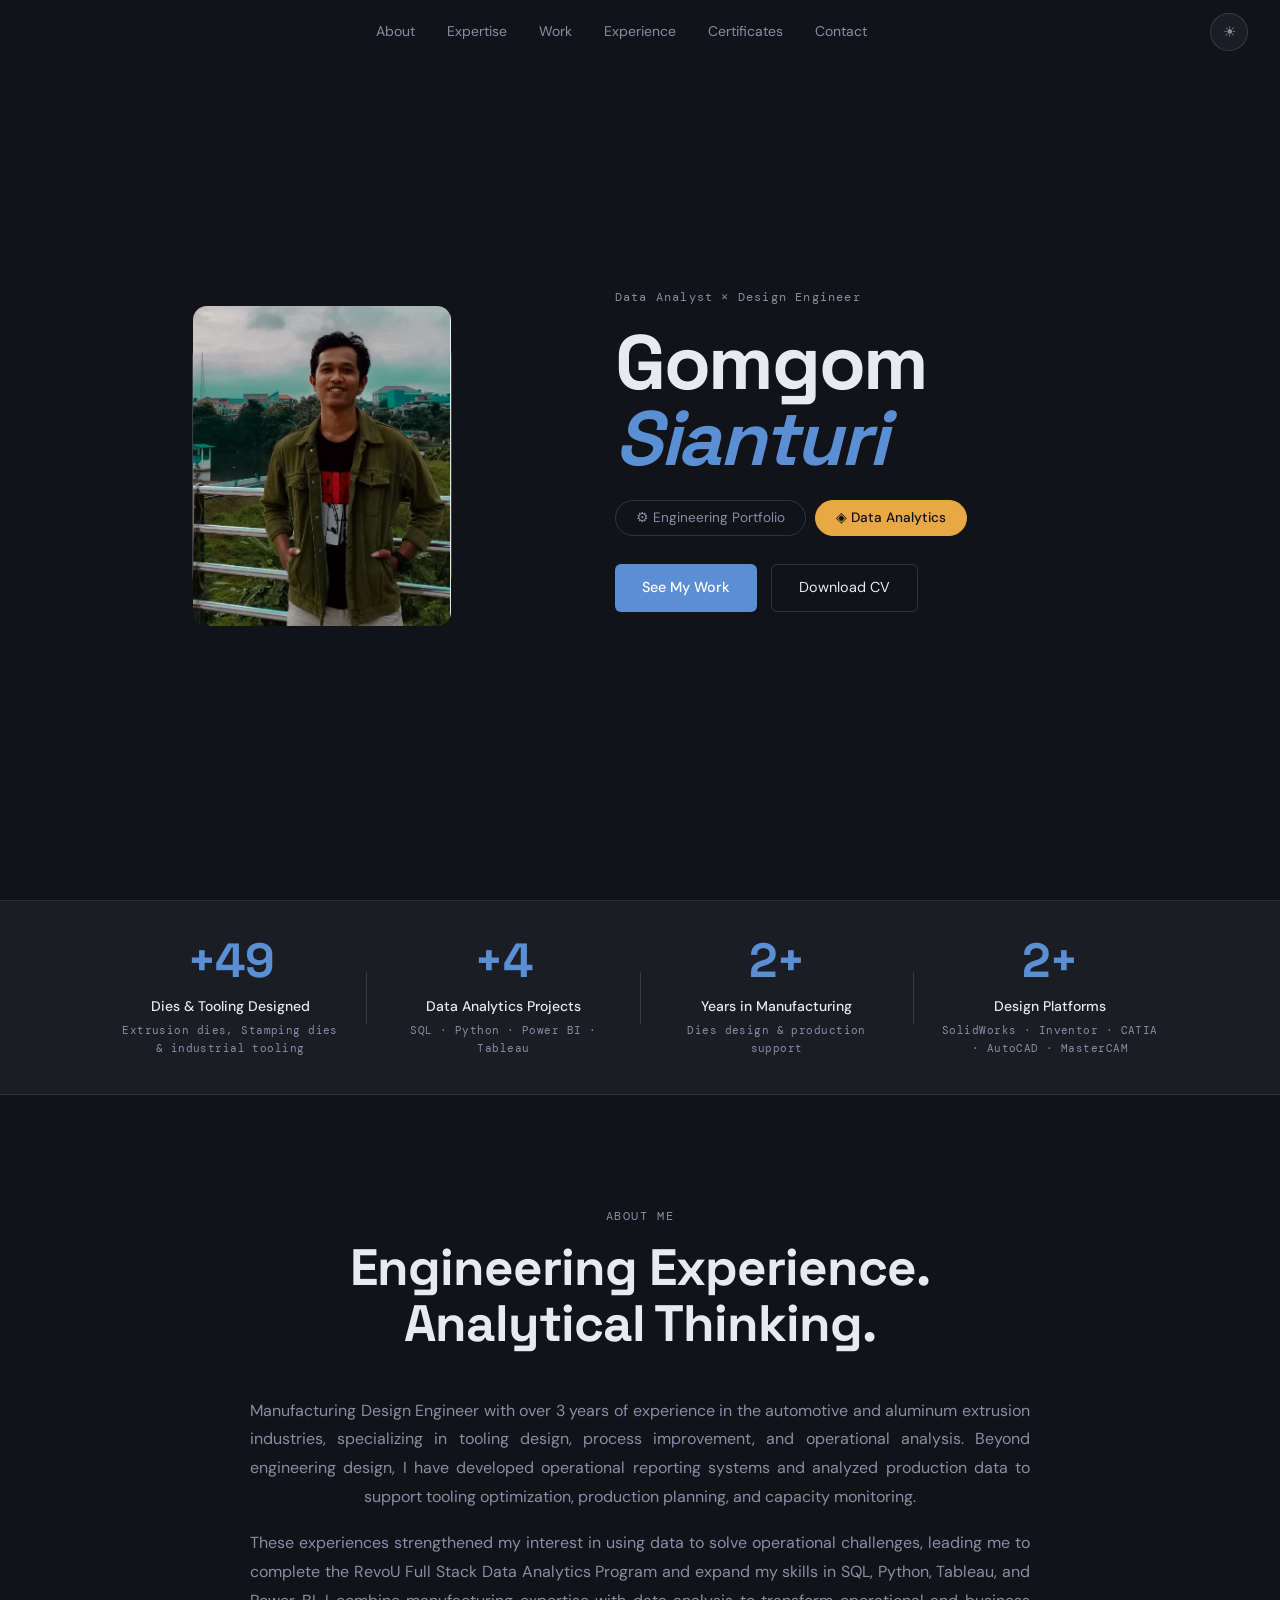
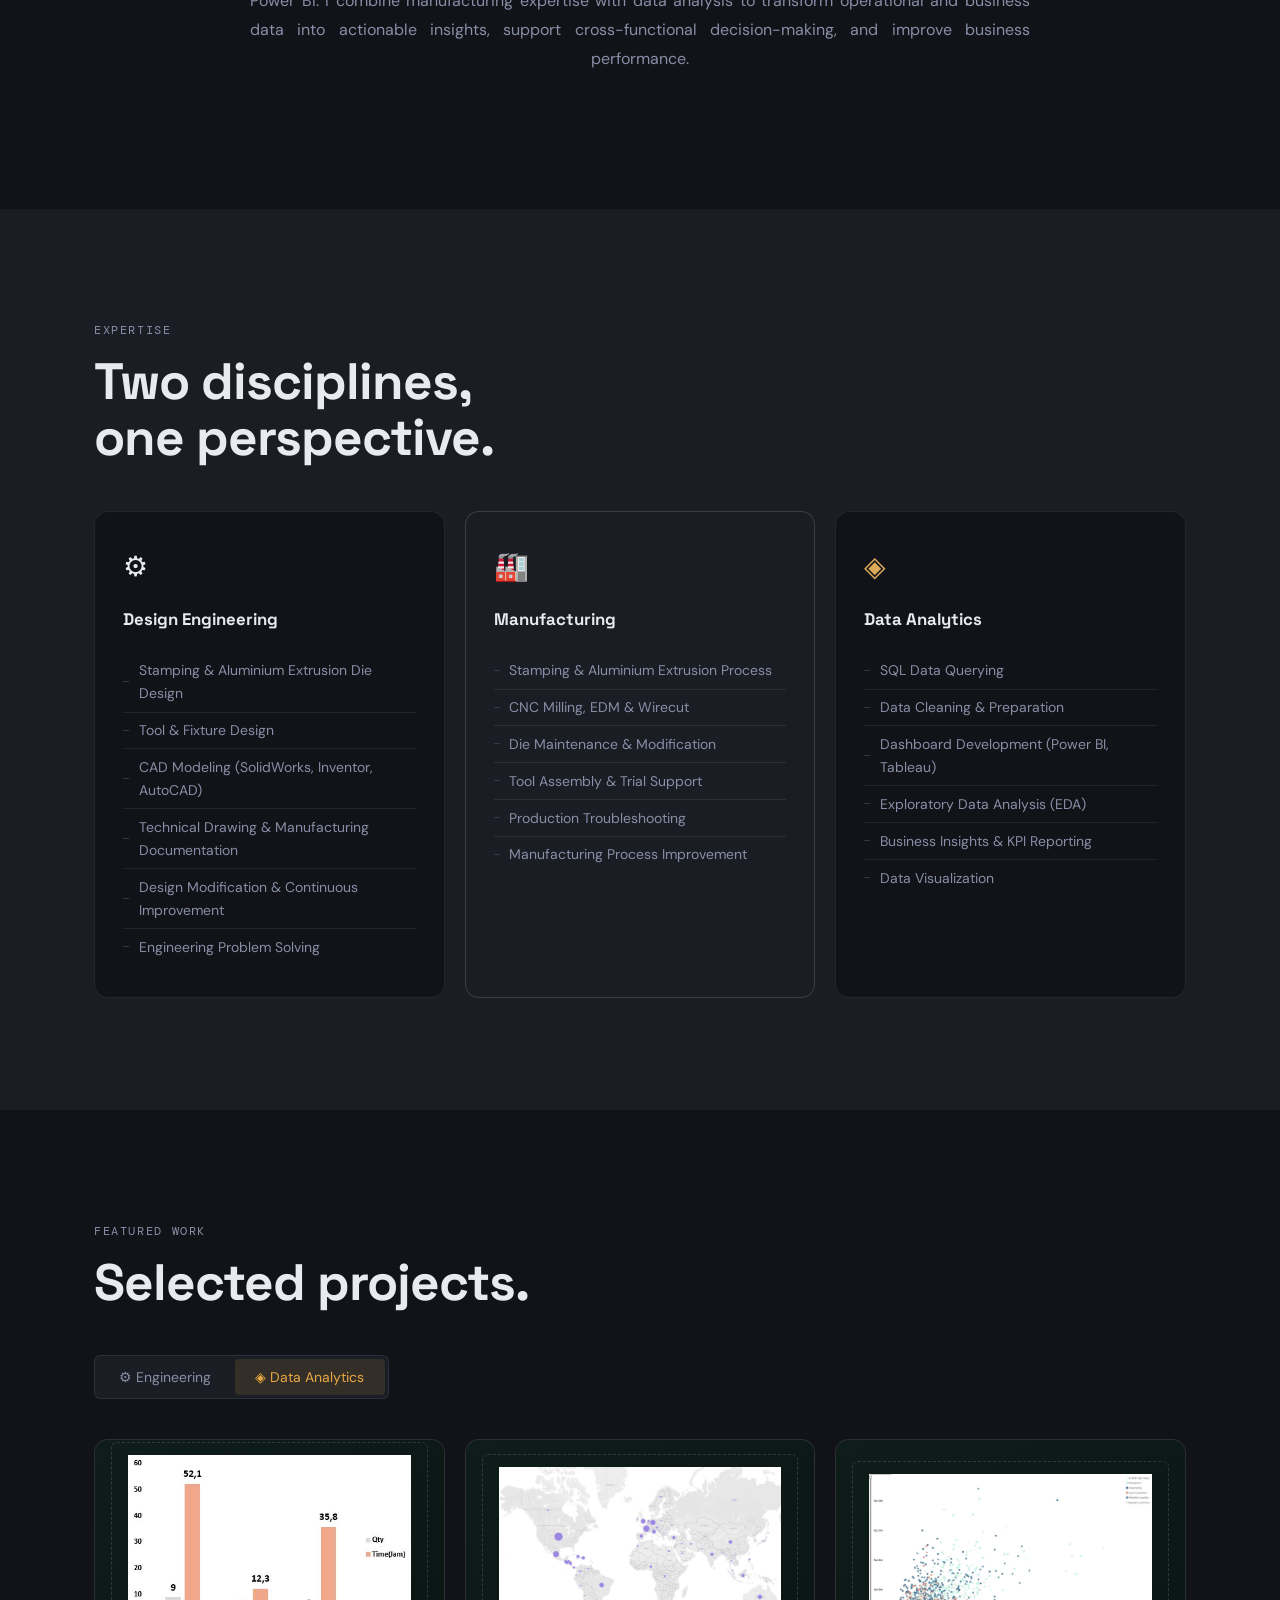
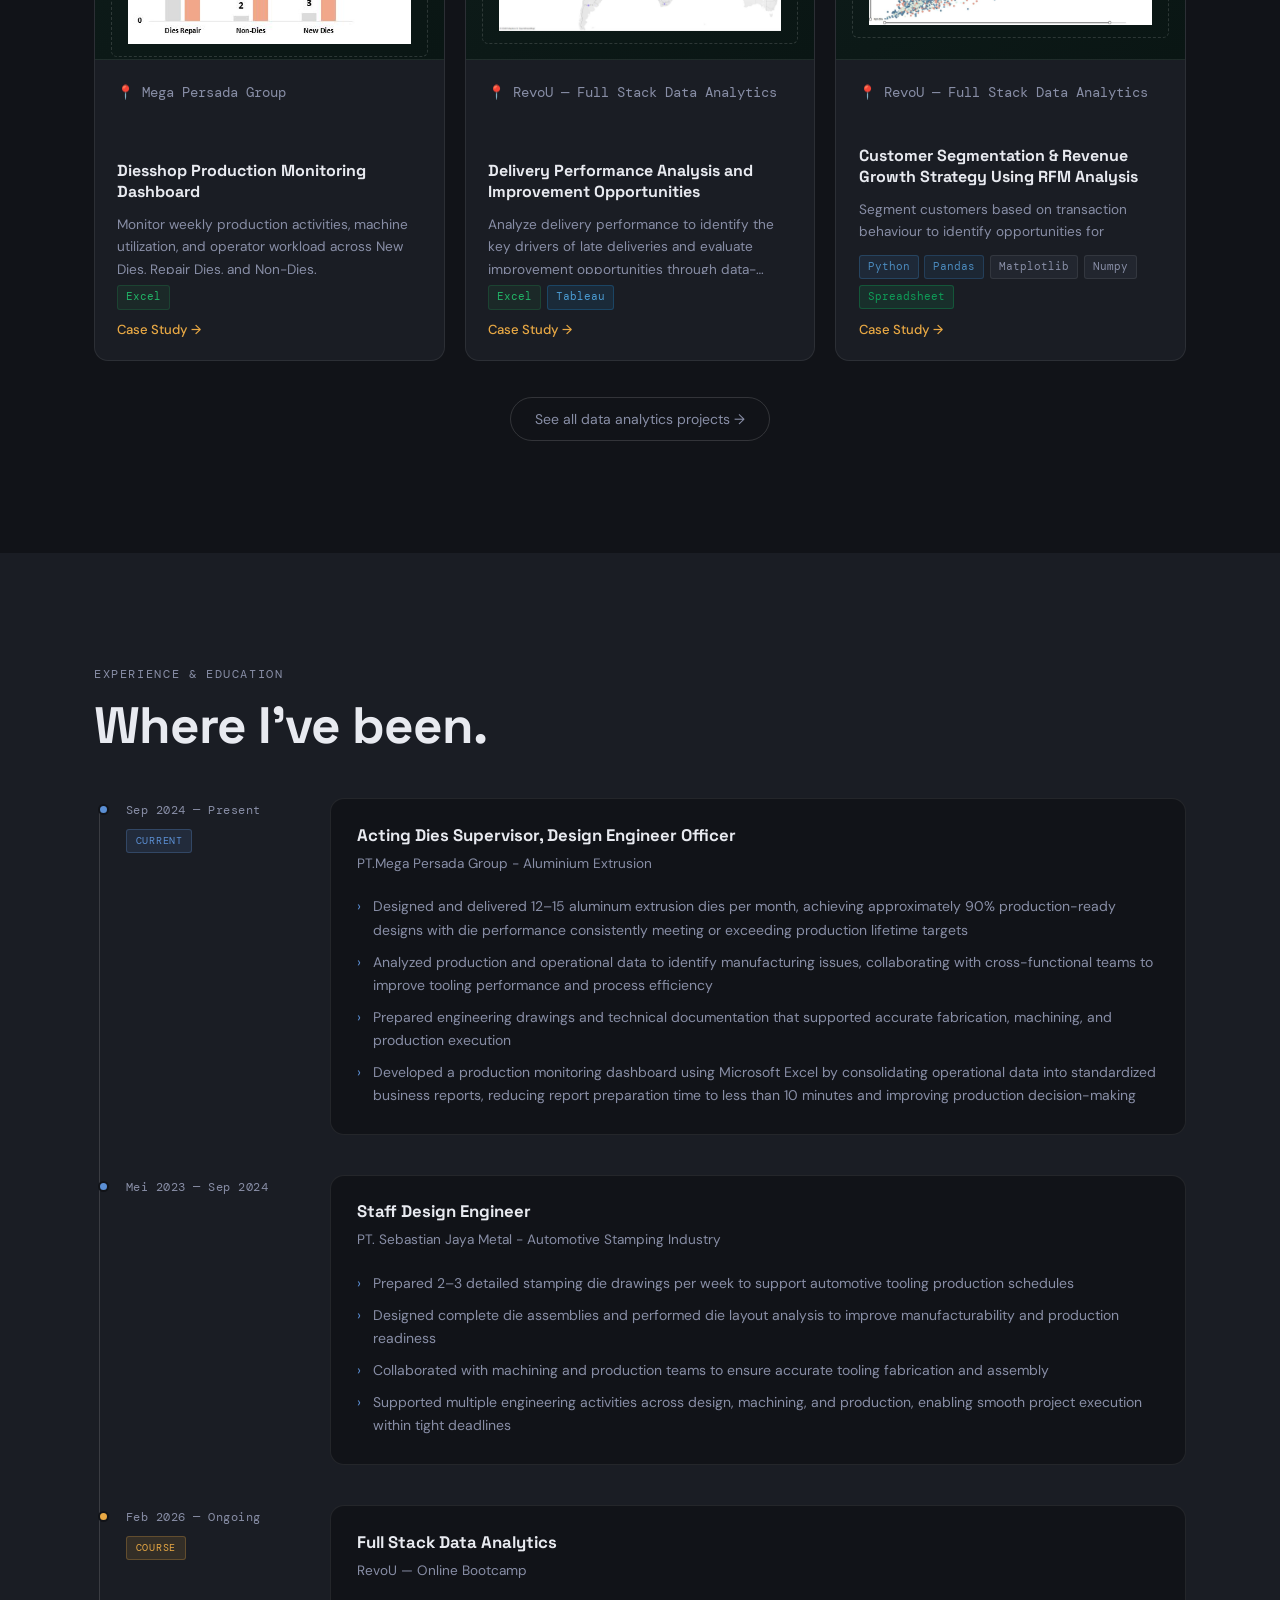
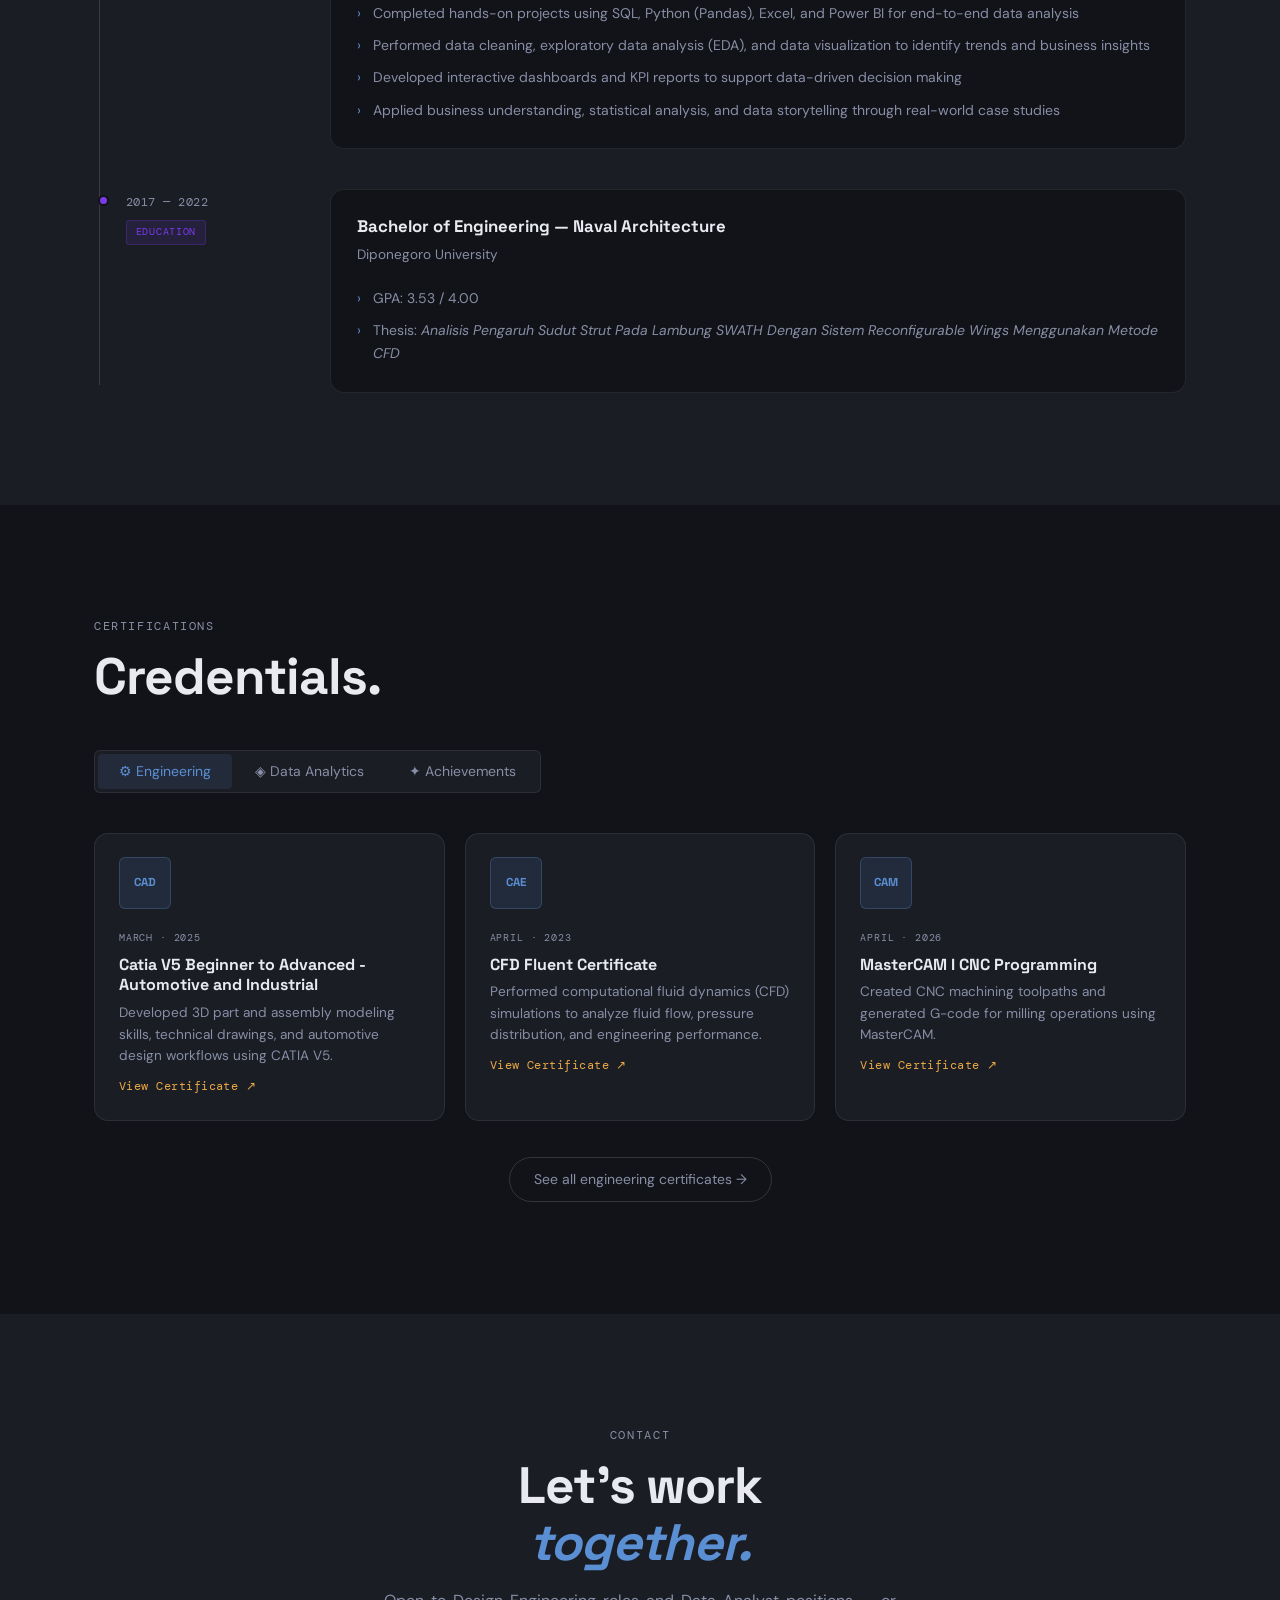
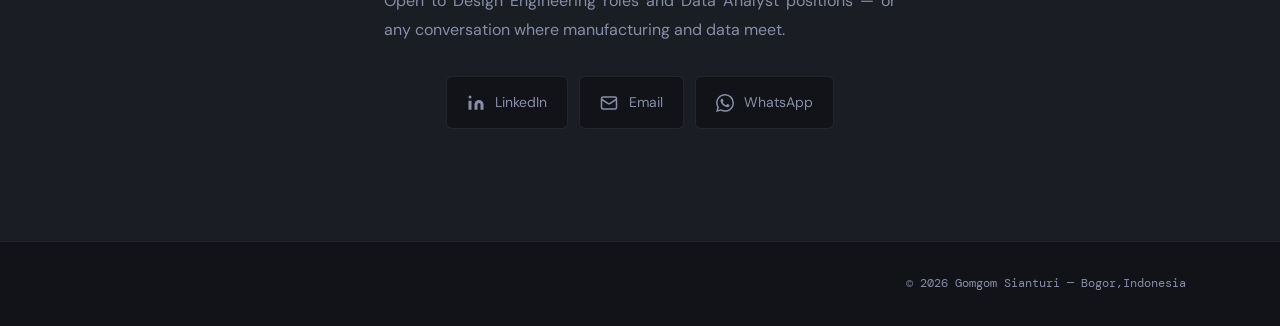
<file: index.html>
<!DOCTYPE html>
<html lang="en" data-theme="dark">
<head>
  <meta charset="UTF-8" />
  <meta name="viewport" content="width=device-width, initial-scale=1.0" />
  <title>Gomgom Sianturi — Data Analyst & Design Engineer</title>
  <link rel="preconnect" href="https://fonts.googleapis.com" />
  <link rel="preconnect" href="https://fonts.gstatic.com" crossorigin />
  <link href="https://fonts.googleapis.com/css2?family=Space+Grotesk:wght@400;500;600;700&family=DM+Sans:ital,wght@0,300;0,400;0,500;1,300&family=DM+Mono:wght@300;400&display=swap" rel="stylesheet" />
  <link rel="stylesheet" href="css/style.css" />
</head>
<body>

  <!-- ─── NAVBAR ──────────────────────────────── -->
  <nav id="navbar">
    <a class="nav-logo" href="index.html"><span class="dot"></span></a>
    <div class="nav-center">
      <a href="#about">About</a>
      <a href="#whatido">Expertise</a>
      <a href="#projects">Work</a>
      <a href="#experience">Experience</a>
      <a href="#certifications">Certificates</a>
      <a href="#contact">Contact</a>
    </div>
    <div class="nav-right">
      <button class="theme-toggle" id="themeToggle" aria-label="Toggle theme">
        <span class="theme-icon sun">☀</span>
        <span class="theme-icon moon">☾</span>
      </button>
      <button class="burger" id="burger">
        <span></span><span></span>
      </button>
    </div>
    <div class="mobile-menu" id="mobileMenu">
      <a href="#about" onclick="closeMobile()">About</a>
      <a href="#whatido" onclick="closeMobile()">Expertise</a>
      <a href="#projects" onclick="closeMobile()">Work</a>
      <a href="#experience" onclick="closeMobile()">Experience</a>
      <a href="#certifications" onclick="closeMobile()">Certificates</a>
      <a href="#contact" onclick="closeMobile()">Contact</a>
    </div>
  </nav>

  <!-- ─── HERO ──────────────────────────────────── -->
  <section id="hero">
    <div class="hero-left">

      <!-- 📸 FOTO: Ganti div ini dengan tag <img src="assets/foto.jpg" alt="Gomgom Sianturi" class="hero-photo" /> -->
      <div class="hero-photo photo-placeholder">
        <img src="images/Foto-diri.jpg" alt="">
      </div>

    </div>
    <div class="hero-right">
      <p class="hero-eyebrow">Data Analyst × Design Engineer</p>
      <h1 class="hero-name">
        Gomgom<br>
        <em>Sianturi</em>
      </h1>

      <div class="hero-switch">
        <button class="switch-pill" id="heroEngBtn" onclick="heroSwitch('eng')">
          ⚙ Engineering Portfolio
        </button>
        <button class="switch-pill active-data" id="heroDataBtn" onclick="heroSwitch('data')">
          ◈ Data Analytics
        </button>
      </div>

      <div class="hero-actions">
        <a href="#projects" class="cta-main">See My Work</a>
        <!-- 📄 CV: Ganti href ke path CV kamu, mis: assets/Gomgom_CV.pdf -->
        <a href="assets/Gomgom Suryadi Sianturi - DA.pdf" class="cta-ghost" target="_blank">Download CV</a>
      </div>


    </div>
  </section>

  <!-- ─── KPI STRIP ───────────────────────────────── -->
  <div class="kpi-strip">
    <div class="kpi-inner">

      <div class="kpi-item">
        <span class="kpi-num" data-target="50" data-prefix="+" data-suffix="">50+</span>
        <span class="kpi-label">Dies &amp; Tooling Designed</span>
        <span class="kpi-sub">Extrusion dies, Stamping dies &amp; industrial tooling</span>
      </div>

      <div class="kpi-divider"></div>

      <div class="kpi-item">
        <span class="kpi-num" data-target="5" data-prefix="+" data-suffix="">5+</span>
        <span class="kpi-label">Data Analytics Projects</span>
        <span class="kpi-sub">SQL · Python · Power BI · Tableau</span>
      </div>

      <div class="kpi-divider"></div>

      <div class="kpi-item">
        <span class="kpi-num" data-target="3" data-prefix="" data-suffix="+">3+</span>
        <span class="kpi-label">Years in Manufacturing</span>
        <span class="kpi-sub">Dies design &amp; production support</span>
      </div>

      <div class="kpi-divider"></div>

      <div class="kpi-item">
        <span class="kpi-num" data-target="3" data-prefix="" data-suffix="+">3+</span>
        <span class="kpi-label">Design Platforms</span>
        <span class="kpi-sub">SolidWorks · Inventor · CATIA · AutoCAD · MasterCAM</span>
      </div>

    </div>
  </div>

  <!-- ─── ABOUT ─────────────────────────────────── -->
  <section id="about">
    <div class="container about-solo">
      <p class="section-eyebrow" style="text-align:center">About Me</p>
      <h2 class="section-title" style="text-align:center">Engineering Experience.<br>Analytical Thinking.</h2>
      <div class="about-solo-text">
        <!-- ✏️ BIO: Edit paragraf ini sesuai cerita kamu -->
        <p class="body-text">
          Manufacturing Design Engineer with over 3 years of experience in the automotive and aluminum extrusion industries, specializing in tooling design, process improvement, and operational analysis. Beyond engineering design, I have developed operational reporting systems and analyzed production data to support tooling optimization, production planning, and capacity monitoring.
        </p>
        <p class="body-text">
          These experiences strengthened my interest in using data to solve operational challenges, leading me to complete the RevoU Full Stack Data Analytics Program and expand my skills in SQL, Python, Tableau, and Power BI. I combine manufacturing expertise with data analysis to transform operational and business data into actionable insights, support cross-functional decision-making, and improve business performance.
        </p>
        <div class="about-tags" style="justify-content:center">
        </div>
      </div>
    </div>
  </section>

  <!-- ─── WHAT I DO ─────────────────────────────── -->
  <section id="whatido" class="alt-bg">
    <div class="container">
      <p class="section-eyebrow">Expertise</p>
      <h2 class="section-title">Two disciplines,<br>one perspective.</h2>
      <div class="expertise-grid">

        <div class="exp-card">
          <div class="exp-icon eng-icon">⚙</div>
          <h3>Design Engineering</h3>
          <ul>
            <!-- ✏️ Edit skill list sesuai pengalaman aktual kamu -->
            <li>Stamping & Aluminium Extrusion Die Design</li>
            <li>Tool & Fixture Design</li>
            <li>CAD Modeling (SolidWorks, Inventor, AutoCAD)</li>
            <li>Technical Drawing & Manufacturing Documentation</li>
            <li>Design Modification & Continuous Improvement</li>
            <li>Engineering Problem Solving</li>
          </ul>
        </div>

        <div class="exp-card mid-card">
          <div class="exp-icon mfg-icon">🏭</div>
          <h3>Manufacturing</h3>
          <ul>
            <li>Stamping & Aluminium Extrusion Process</li>
            <li>CNC Milling, EDM & Wirecut</li>
            <li>Die Maintenance & Modification</li>
            <li>Tool Assembly & Trial Support</li>
            <li>Production Troubleshooting</li>
            <li>Manufacturing Process Improvement</li>
          </ul>
        </div>

        <div class="exp-card">
          <div class="exp-icon data-icon">◈</div>
          <h3>Data Analytics</h3>
          <ul>
            <li>SQL Data Querying</li>
            <li>Data Cleaning & Preparation</li>
            <li>Dashboard Development (Power BI, Tableau)</li>
            <li>Exploratory Data Analysis (EDA)</li>
            <li>Business Insights & KPI Reporting</li>
            <li>Data Visualization</li>
          </ul>
        </div>

      </div>
    </div>
  </section>

  <!-- ─── PROJECTS (HOME — TOP 3 EACH) ─────────── -->
  <section id="projects">
    <div class="container">
      <p class="section-eyebrow">Featured Work</p>
      <h2 class="section-title">Selected projects.</h2>

      <div class="project-tabs">
        <button class="ptab" id="ptabEng" onclick="switchTab('eng')">⚙ Engineering</button>
        <button class="ptab active-data" id="ptabData" onclick="switchTab('data')">◈ Data Analytics</button>
      </div>

      <!-- ENGINEERING TOP 3 -->
      <div class="project-panel hidden" id="panelEng">
        <div class="projects-row">

          <article class="pcard">
            <div class="pcard-img ph-eng">
              <!-- 🖼️ Ganti dengan: <img src="images/ex1.jpg" alt="Extrusion Die"> -->
              <span><img src="images/engineering-extrusion-1.JPG" alt="Extrusion Die"></span>
            </div>
            <div class="pcard-body">
               <p class="pcard-location">📍 Mega Persada Group</p>
              <div class="pcard-tags"><span class="tag eng-tag">Dies</span><span class="tag eng-tag">Extrusion</span></div>
              <h3>Extrusion Die Design — Section 8309</h3>
              <p>Adapted a 750T extrusion die design for a 690T press while maintaining profile integrity</p>
              <div class="pcard-tools">
                <span data-tool="SolidWorks">SolidWorks</span><span data-tool="AutoCAD">AutoCAD</span><span data-tool="MasterCAM">MasterCAM</span>
              </div>
              <!-- ID harus sama dengan id project di ENG_PROJECTS di main.js -->
              <button class="pcard-cta eng-cta" onclick="openEngModal('ex1')">Case Study →</button>
            </div>
          </article>

          <article class="pcard">
            <div class="pcard-img ph-eng">
              <span><img src="images/engineering-tools-1a.JPG" alt="Industrial Tooling"></span>
            </div>
            <div class="pcard-body">
              <p class="pcard-location">📍 Mega Persada Group</p>
              <div class="pcard-tags"><span class="tag eng-tag">Industrial Tooling</span></div>
              <h3>Industrial Tooling - Reciprocator Bracket Design</h3>
              <p>Redesigned a reciprocator bracket from aluminium billet to reduce manufacturing cost while maintaining functional requirements.</p>
              <div class="pcard-tools">
                <span data-tool="SolidWorks">SolidWorks</span><span data-tool="MasterCAM">MasterCAM</span>
              </div>
              <!-- ✏️ Ganti 'tl1' dengan ID project tooling yang mau difeatured -->
              <button class="pcard-cta eng-cta" onclick="openEngModal('tl1')">Case Study →</button>
            </div>
          </article>

          <article class="pcard">
            <div class="pcard-img ph-eng">
              <span><img src="images/engineering-tools-2.JPG" alt="Industrial Tooling"></span>
            </div>
            <div class="pcard-body">
              <p class="pcard-location">📍 Self-Project</p>
              <div class="pcard-tags"><span class="tag eng-tag">Industrial Tooling</span></div>
              <h3> Crane Apparatus Bracket</h3>
              <p>Designed and validated a crane bracket using finite element analysis to evaluate structural performance under static loading.</p>
              <div class="pcard-tools">
                 <span data-tool="SolidWorks">SolidWorks</span><span data-tool="ANSYS">ANSYS</span>
              </div>
              <!-- ✏️ Ganti 'sc1' dengan ID project yang mau difeatured -->
              <button class="pcard-cta eng-cta" onclick="openEngModal('tl2')">Case Study →</button>
            </div>
          </article>

        </div>
        <div class="see-all-wrap">
          <a href="engineering.html" class="see-all-btn">See all engineering projects →</a>
        </div>
      </div>

      <!-- DATA ANALYTICS TOP 3 -->
      <div class="project-panel" id="panelData">
        <div class="projects-row">

          <article class="pcard">
            <div class="pcard-img ph-data">
              <span><img src="images/portfolio-analytics-6.JPG" alt=""></span>
            </div>
            <div class="pcard-body">
              <p class="pcard-location">📍 Mega Persada Group</p>
              <h3>Diesshop Production Monitoring Dashboard</h3>
              <p>Monitor weekly production activities, machine utilization, and operator workload across New Dies, Repair Dies, and Non-Dies.</p>
              <div class="pcard-tools">
                <span data-tool="Excel">Excel</span>
              </div>
              <button class="pcard-cta data-cta" onclick="openModal('data6')">Case Study →</button>
            </div>
          </article>

         <article class="pcard">
            <div class="pcard-img ph-data">
              <span><img src="images/portfolio-analytics-1.JPG" alt=""></span>
            </div>
            <div class="pcard-body">
              <p class="pcard-location">📍 RevoU — Full Stack Data Analytics</p>
              <h3>Delivery Performance Analysis and Improvement Opportunities</h3>
              <p>Analyze delivery performance to identify the key drivers of late deliveries and evaluate improvement opportunities through data-driven simulation.</p>
              <div class="pcard-tools">
                <span data-tool="Excel">Excel</span><span data-tool="Tableau">Tableau</span>
              </div>
              <button class="pcard-cta data-cta" onclick="openModal('data1')">Case Study →</button>
            </div>
          </article>

          <article class="pcard">
            <div class="pcard-img ph-data">
              <span><img src="images/portfolio-analytics-2.JPG" alt=""></span>
            </div>
            <div class="pcard-body">
              <p class="pcard-location">📍 RevoU — Full Stack Data Analytics</p>
              <h3>Customer Segmentation & Revenue Growth Strategy Using RFM Analysis</h3>
              <p>Segment customers based on transaction behaviour to identify opportunities for increasing revenue and customer engagement.</p>
              <div class="pcard-tools">
                <span data-tool="Python">Python</span><span data-tool="Pandas">Pandas</span><span>Matplotlib</span><span>Numpy</span><span data-tool="Spreadsheet">Spreadsheet</span>
              </div>
              <button class="pcard-cta data-cta" onclick="openModal('data2')">Case Study →</button>
            </div>
          </article>

        </div>
        <div class="see-all-wrap">
          <a href="analytics.html" class="see-all-btn">See all data analytics projects →</a>
        </div>
      </div>

    </div>
  </section>

  <!-- ─── EXPERIENCE ────────────────────────────── -->
  <section id="experience" class="alt-bg">
    <div class="container">
      <p class="section-eyebrow">Experience & Education</p>
      <h2 class="section-title">Where I've been.</h2>
      <div class="timeline">

        <div class="tl-item">
          <div class="tl-dot eng-dot"></div>
          <div class="tl-meta">
            <!-- ✏️ Edit tanggal kerja -->
            <span class="tl-year mono">Sep 2024 — Present</span>
            <span class="tl-badge eng-badge">Current</span>
          </div>
          <div class="tl-card">
            <!-- ✏️ Edit nama posisi dan perusahaan -->
            <h3>Acting Dies Supervisor, Design Engineer Officer</h3>
            <h4>PT.Mega Persada Group  - Aluminium Extrusion</h4>
            <ul>
              <!-- ✏️ Edit bullet point pekerjaan -->
              <li>Designed and delivered 12–15 aluminum extrusion dies per month, achieving approximately 90% production-ready designs with die performance consistently meeting or exceeding production lifetime targets</li>
              <li>Analyzed production and operational data to identify manufacturing issues, collaborating with cross-functional teams to improve tooling performance and process efficiency</li>
              <li>Prepared engineering drawings and technical documentation that supported accurate fabrication, machining, and production execution</li>
              <li>Developed a production monitoring dashboard using Microsoft Excel by consolidating operational data into standardized business reports, reducing report preparation time to less than 10 minutes and improving production decision-making</li>
            </ul>
          </div>
        </div>

        <div class="tl-item">
          <div class="tl-dot eng-dot"></div>
          <div class="tl-meta">
            <span class="tl-year mono">Mei 2023 — Sep 2024</span>
          </div>
          <div class="tl-card">
            <h3>Staff Design Engineer</h3>
            <!-- ✏️ Ganti nama perusahaan jika boleh disebutkan -->
            <h4>PT. Sebastian Jaya Metal - Automotive Stamping Industry</h4>
            <ul>
              <li>Prepared 2–3 detailed stamping die drawings per week to support automotive tooling production schedules</li>
              <li>Designed complete die assemblies and performed die layout analysis to improve manufacturability and production readiness</li>
              <li>Collaborated with machining and production teams to ensure accurate tooling fabrication and assembly</li>
              <li>Supported multiple engineering activities across design, machining, and production, enabling smooth project execution within tight deadlines</li>
            </ul>
          </div>
        </div>

        <div class="tl-item">
          <div class="tl-dot data-dot"></div>
          <div class="tl-meta">
            <span class="tl-year mono">Feb 2026 — Ongoing</span>
            <span class="tl-badge data-badge">Course</span>
          </div>
          <div class="tl-card">
            <h3>Full Stack Data Analytics</h3>
            <h4>RevoU — Online Bootcamp</h4>
            <ul>
              <li>Completed hands-on projects using SQL, Python (Pandas), Excel, and Power BI for end-to-end data analysis</li>
              <li>Performed data cleaning, exploratory data analysis (EDA), and data visualization to identify trends and business insights</li>
              <li>Developed interactive dashboards and KPI reports to support data-driven decision making</li>
              <li>Applied business understanding, statistical analysis, and data storytelling through real-world case studies</li>
            </ul>
          </div>
        </div>

        <div class="tl-item">
          <div class="tl-dot edu-dot"></div>
          <div class="tl-meta">
            <span class="tl-year mono">2017 — 2022</span>
            <span class="tl-badge edu-badge">Education</span>
          </div>
          <div class="tl-card">
            <h3>Bachelor of Engineering — Naval Architecture</h3>
            <h4>Diponegoro University</h4>
            <ul>
              <li>GPA: 3.53 / 4.00</li>
              <li>Thesis: <em>Analisis Pengaruh Sudut Strut Pada Lambung SWATH Dengan Sistem Reconfigurable Wings Menggunakan Metode CFD</em></li>
          </div>
        </div>

      </div>
    </div>
  </section>

  <!-- ─── CERTIFICATIONS ────────────────────────── -->
  <section id="certifications">
    <div class="container">
      <p class="section-eyebrow">Certifications</p>
      <h2 class="section-title">Credentials.</h2>

      <div class="project-tabs cert-tabs">
        <button class="ptab active" id="ctabEng" onclick="switchCertTab('eng')">⚙ Engineering</button>
        <button class="ptab" id="ctabData" onclick="switchCertTab('data')">◈ Data Analytics</button>
        <button class="ptab" id="ctabOther" onclick="switchCertTab('other')">✦ Achievements</button>
      </div>

      <!-- Engineering Certs (top 3) -->
      <div class="cert-panel" id="certPanelEng">
        <div class="certs-preview-row">

          <!-- ✏️ Cert Engineering 1 -->
          <div class="cert-card upcoming">
            <div class="cert-left">
              <div class="cert-logo eng-cert-logo">CAD</div>
            </div>
            <div class="cert-right">
              <span class="cert-status planned">March · 2025</span>
              <h3>Catia V5 Beginner to Advanced - Automotive and Industrial</h3>
              <p>Developed 3D part and assembly modeling skills, technical drawings, and automotive design workflows using CATIA V5.</p>
              <a href="https://drive.google.com/file/d/1sjMmLFcpbU-OHZkMnveg50RriJaMO933/view?usp=drive_link" target="_blank" class="cert-link">View Certificate ↗</a>
            </div>
          </div>

          <!-- ✏️ Cert Engineering 2 -->
          <div class="cert-card upcoming">
            <div class="cert-left">
              <div class="cert-logo eng-cert-logo">CAE</div>
            </div>
            <div class="cert-right">
              <span class="cert-status planned">April · 2023</span>
              <h3>CFD Fluent Certificate</h3>
              <p>Performed computational fluid dynamics (CFD) simulations to analyze fluid flow, pressure distribution, and engineering performance.</p>
              <a href="https://drive.google.com/file/d/1Eju-iiIyhGGs_jCLgmSJWRxMGw1hUAxi/view?usp=drive_link" target="_blank" class="cert-link">View Certificate ↗</a>
            </div>
          </div>

          <!-- ✏️ Cert Engineering 3 -->
          <div class="cert-card upcoming">
            <div class="cert-left">
              <div class="cert-logo eng-cert-logo">CAM</div>
            </div>
            <div class="cert-right">
              <span class="cert-status planned">April · 2026</span>
              <h3>MasterCAM I CNC Programming</h3>
              <p>Created CNC machining toolpaths and generated G-code for milling operations using MasterCAM.</p>
              <a href="https://drive.google.com/file/d/1JWk6Fi8vzDgetEFD3y1hgv5bO09BpP3r/view?usp=drive_link" target="_blank" class="cert-link">View Certificate ↗</a>
            </div>
          </div>

        </div>
        <div class="see-all-wrap">
          <a href="certificates.html#engineering" class="see-all-btn">See all engineering certificates →</a>
        </div>
      </div>

      <!-- Data Analytics Certs (top 3) -->
      <div class="cert-panel hidden" id="certPanelData">
        <div class="certs-preview-row">

          <div class="cert-card in-prog">
            <div class="cert-left">
              <div class="cert-logo revou-logo">RevoU</div>
            </div>
            <div class="cert-right">
              <span class="cert-status">In Progress · Feb - Jun 2026</span>
              <h3>Full Stack Data Analytics</h3>
              <p>SQL, Python, Data Visualization, Business understanding, and real-world analytics projects.</p>
              <a href="#" target="_blank" class="cert-link">View Certificate ↗</a>
            </div>
          </div>
        </div>
        <div class="see-all-wrap">
          <a href="certificates.html#data-analytics" class="see-all-btn">See all data analytics certificates →</a>
        </div>
      </div>

      <!-- Achievements (top 3) -->
      <div class="cert-panel hidden" id="certPanelOther">
        <div class="certs-preview-row">

          <!-- ✏️ Achievement 1 — mis: TOEFL -->
          <div class="cert-card">
            <div class="cert-left">
              <div class="cert-logo other-logo">EN</div>
            </div>
            <div class="cert-right">
              <span class="cert-status other-status">English · 2021</span>
              <h3>✏️ TOEFL / English Certificate</h3>
              <p>Score: 529 & 567 | Demonstrated English proficiency for academic and professional communication.</p>
              <a href="https://drive.google.com/drive/folders/1x30e4Ag5dUJlG8_8PQz43SFDgE2LApD1?usp=drive_link" target="_blank" class="cert-link cert-link-other">View Certificate ↗</a>
            </div>
          </div>

          <!-- ✏️ Achievement 2 — mis: Lomba -->
          <div class="cert-card">
            <div class="cert-left">
              <div class="cert-logo other-logo">✏️</div>
            </div>
            <div class="cert-right">
              <span class="cert-status other-status">Assistant Lecturer · 2020-2021</span>
              <h3>Assistant Lecturer</h3>
              <p>Assisted students in completing ship design projects, providing guidance on design calculations, technical drawings, and project development.</p>
              <a href="https://drive.google.com/file/d/1W_NfMez_g_PkXiTQ0698UagjHYe38-NX/view?usp=drive_link" target="_blank" class="cert-link cert-link-other">View Certificate ↗</a>
            </div>
          </div>

          <!-- ✏️ Achievement 3 -->
          <div class="cert-card">
            <div class="cert-left">
              <div class="cert-logo other-logo trophy">🏆</div>
            </div>
            <div class="cert-right">
              <span class="cert-status other-status">Competition · 2020</span>
              <h3>KKCTBN</h3>
              <p>Achieved 3rd place nationally in the Ambulance Vessel Design category, demonstrating engineering design, innovation, and teamwork.</p>
              <a href="https://drive.google.com/file/d/1wCAECGd80hOpE58vT50rds7TiEh8s7ki/view?usp=drive_link" target="_blank" class="cert-link cert-link-other">View Certificate ↗</a>
            </div>
          </div>

        </div>
        <div class="see-all-wrap">
          <a href="certificates.html#achievements" class="see-all-btn">See all achievements →</a>
        </div>
      </div>

    </div>
  </section>

  <!-- ─── CONTACT ─────────────────────────────────── -->
  <section id="contact" class="alt-bg">
    <div class="container contact-wrap-solo">
      <p class="section-eyebrow">Contact</p>
      <h2 class="section-title">Let's work<br><em>together.</em></h2>
      <p class="body-text">Open to Design Engineering roles and Data Analyst positions — or any conversation where manufacturing and data meet.</p>
      <div class="contact-links">
        <!-- ✏️ GANTI href dengan link profil asli kamu -->
        <a href="https://www.linkedin.com/in/gomgom-sianturi-8a5a501a8" target="_blank" class="clink">
          <svg width="18" height="18" viewBox="0 0 24 24" fill="currentColor"><path d="M16 8a6 6 0 0 1 6 6v7h-4v-7a2 2 0 0 0-4 0v7h-4v-7a6 6 0 0 1 6-6zM2 9h4v12H2z"/><circle cx="4" cy="4" r="2"/></svg>
          LinkedIn
        </a>
        <!-- ✏️ Ganti email -->
        <a href="mailto:gomgomtoeri@gmail.com" class="clink">
          <svg width="18" height="18" viewBox="0 0 24 24" fill="none" stroke="currentColor" stroke-width="2"><rect x="2" y="4" width="20" height="16" rx="2"/><path d="m22 7-8.97 5.7a1.94 1.94 0 0 1-2.06 0L2 7"/></svg>
          Email
        </a>
        <!-- ✏️ Ganti nomor WA (format: 62XXXXXXXXXX) -->
        <a href="https://wa.me/6281311584919" target="_blank" class="clink">
          <svg width="18" height="18" viewBox="0 0 24 24" fill="currentColor"><path d="M17.472 14.382c-.297-.149-1.758-.867-2.03-.967-.273-.099-.471-.148-.67.15-.197.297-.767.966-.94 1.164-.173.199-.347.223-.644.075-.297-.15-1.255-.463-2.39-1.475-.883-.788-1.48-1.761-1.653-2.059-.173-.297-.018-.458.13-.606.134-.133.298-.347.446-.52.149-.174.198-.298.298-.497.099-.198.05-.371-.025-.52-.075-.149-.669-1.612-.916-2.207-.242-.579-.487-.5-.669-.51-.173-.008-.371-.01-.57-.01-.198 0-.52.074-.792.372-.272.297-1.04 1.016-1.04 2.479 0 1.462 1.065 2.875 1.213 3.074.149.198 2.096 3.2 5.077 4.487.709.306 1.262.489 1.694.625.712.227 1.36.195 1.871.118.571-.085 1.758-.719 2.006-1.413.248-.694.248-1.289.173-1.413-.074-.124-.272-.198-.57-.347m-5.421 7.403h-.004a9.87 9.87 0 01-5.031-1.378l-.361-.214-3.741.982.998-3.648-.235-.374a9.86 9.86 0 01-1.51-5.26c.001-5.45 4.436-9.884 9.888-9.884 2.64 0 5.122 1.03 6.988 2.898a9.825 9.825 0 012.893 6.994c-.003 5.45-4.437 9.884-9.885 9.884m8.413-18.297A11.815 11.815 0 0012.05 0C5.495 0 .16 5.335.157 11.892c0 2.096.547 4.142 1.588 5.945L.057 24l6.305-1.654a11.882 11.882 0 005.683 1.448h.005c6.554 0 11.89-5.335 11.893-11.893a11.821 11.821 0 00-3.48-8.413z"/></svg>
          WhatsApp
        </a>
      </div>
    </div>
  </section>

  <footer>
    <div class="container footer-inner">
      <span class="nav-logo"><span class="dot"></span></span>
      <span class="mono footer-copy">© 2026 Gomgom Sianturi — Bogor,Indonesia</span>
    </div>
  </footer>

  <!-- ─── MODAL ────────────────────────────────── -->
  <div id="modalOverlay" class="modal-overlay" onclick="closeModal()">
    <div class="modal-box modal-eng" onclick="event.stopPropagation()">
      <button class="modal-close" onclick="closeModal()">✕</button>
      <div id="modalBody"></div>
    </div>
  </div>

  <script src="js/main.js"></script>
</body>
</html>
</file>
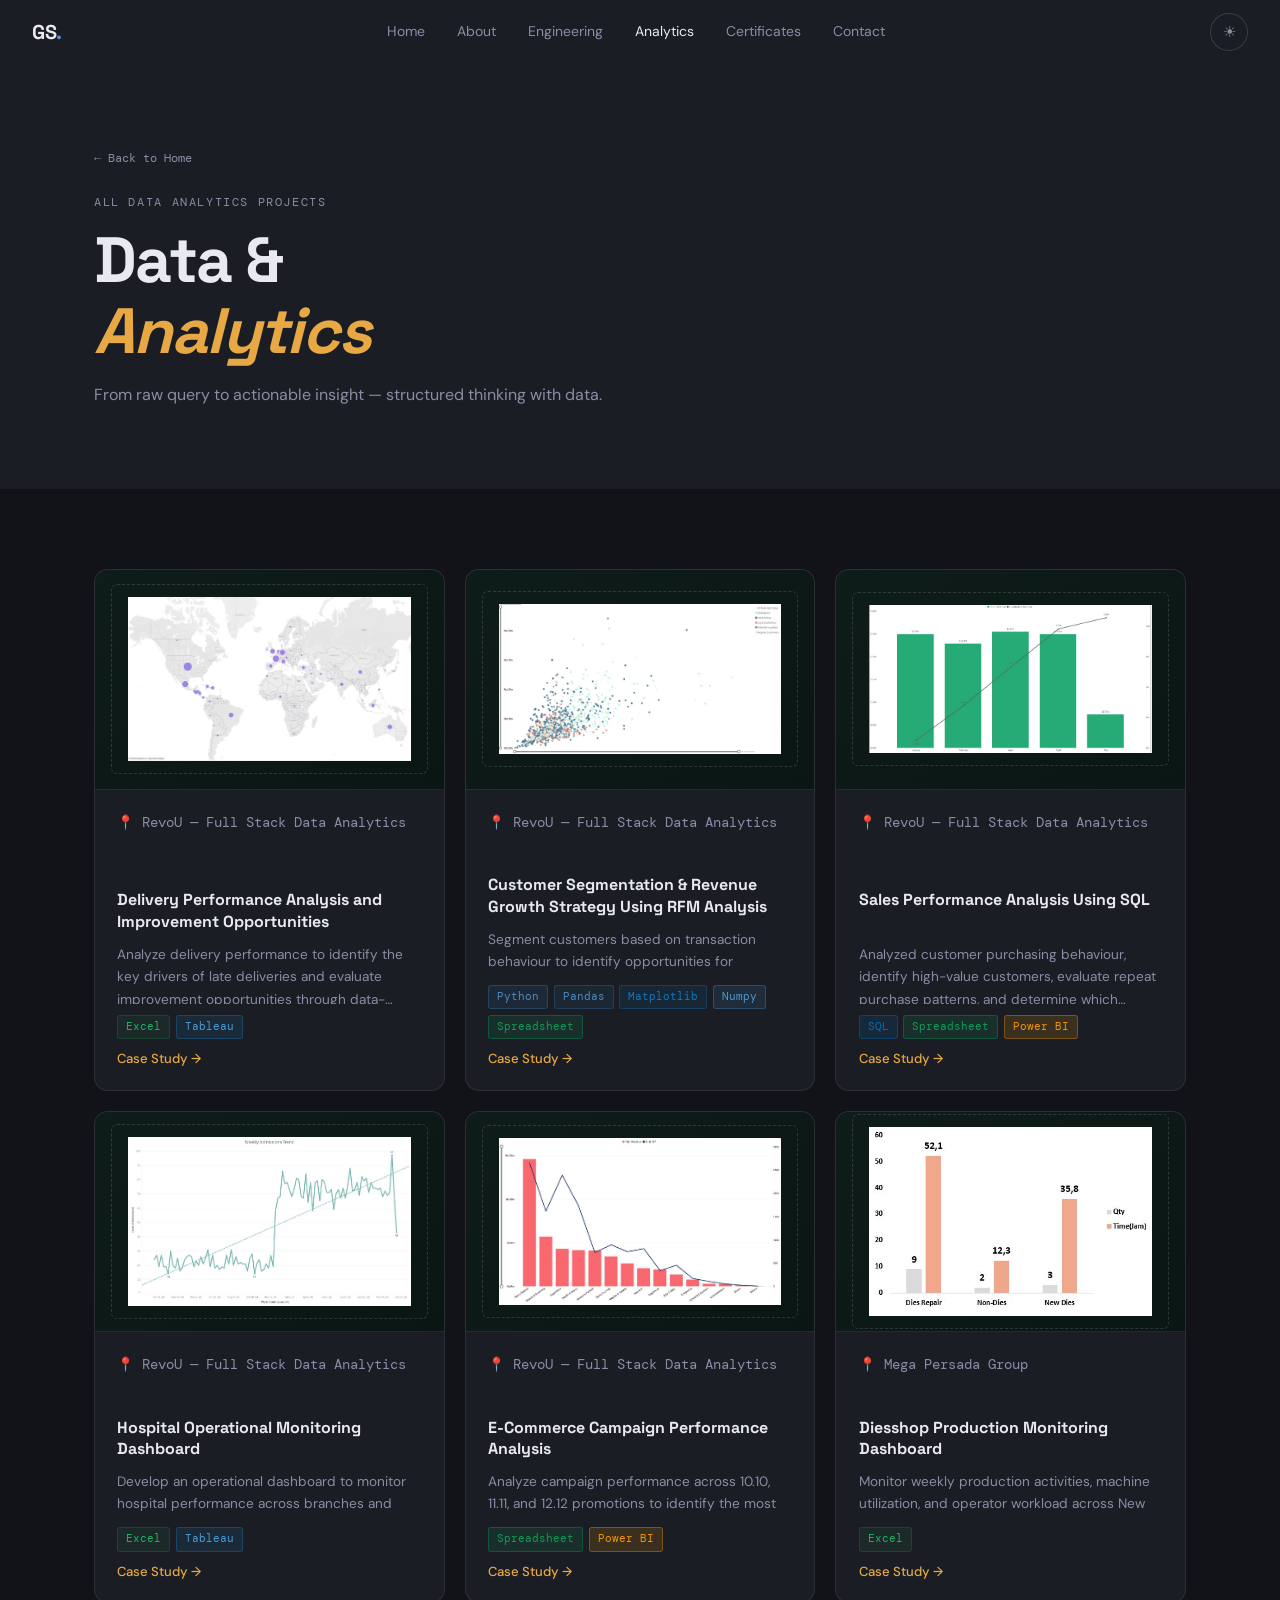
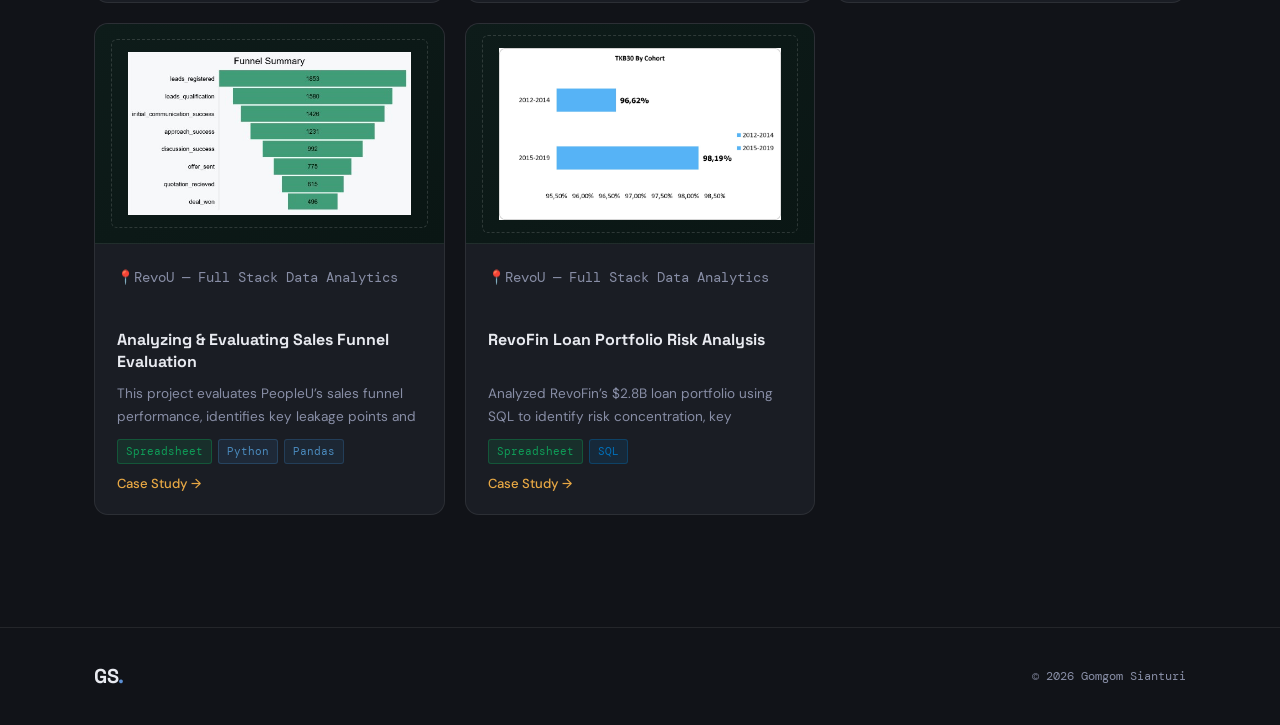
<file: analytics.html>
<!DOCTYPE html>
<html lang="en" data-theme="dark">
<head>
  <meta charset="UTF-8" />
  <meta name="viewport" content="width=device-width, initial-scale=1.0" />
  <title>Data Analytics Projects — Gomgom Sianturi</title>
  <link rel="preconnect" href="https://fonts.googleapis.com" />
  <link rel="preconnect" href="https://fonts.gstatic.com" crossorigin />
  <link href="https://fonts.googleapis.com/css2?family=Space+Grotesk:wght@400;500;600;700&family=DM+Sans:ital,wght@0,300;0,400;0,500;1,300&family=DM+Mono:wght@300;400&display=swap" rel="stylesheet" />
  <link rel="stylesheet" href="css/style.css" />
</head>
<body>

  <nav id="navbar">
    <a class="nav-logo" href="index.html">GS<span class="dot">.</span></a>
    <div class="nav-center">
      <a href="index.html">Home</a>
      <a href="index.html#about">About</a>
      <a href="engineering.html">Engineering</a>
      <a href="analytics.html" class="active-link">Analytics</a>
      <a href="certificates.html">Certificates</a>
      <a href="index.html#contact">Contact</a>
    </div>
    <div class="nav-right">
      <button class="theme-toggle" id="themeToggle" aria-label="Toggle theme">
        <span class="theme-icon sun">☀</span>
        <span class="theme-icon moon">☾</span>
      </button>
      <button class="burger" id="burger">
        <span></span><span></span>
      </button>
    </div>
    <div class="mobile-menu" id="mobileMenu">
      <a href="index.html" onclick="closeMobile()">Home</a>
      <a href="index.html#about" onclick="closeMobile()">About</a>
      <a href="engineering.html" onclick="closeMobile()">Engineering</a>
      <a href="analytics.html" onclick="closeMobile()">Analytics</a>
      <a href="certificates.html" onclick="closeMobile()">Certificates</a>
      <a href="index.html#contact" onclick="closeMobile()">Contact</a>
    </div>
  </nav>

  <div class="page-hero alt-bg data-page-hero">
    <div class="container">
      <a href="index.html" class="back-link">← Back to Home</a>
      <p class="section-eyebrow">All Data Analytics Projects</p>
      <h1 class="page-hero-title">Data &<br><em class="data-em">Analytics</em></h1>
      <p class="page-hero-sub">
        <!-- ✏️ Edit kalimat pengantar halaman analytics -->
        From raw query to actionable insight — structured thinking with data.
      </p>
    </div>
  </div>

  <section class="all-projects-section">
    <div class="container">
      <div class="projects-row">

        <!-- ✏️ PROJECT DATA 1 -->
        <article class="pcard">
          <div class="pcard-img ph-data">
            <!-- 🖼️ Ganti dengan: <img src="assets/data1.jpg" alt="Dashboard"> -->
            <span><img src="images/portfolio-analytics-1.JPG" alt=""></span>
          </div>
          <div class="pcard-body">
            <p class="pcard-location">📍 RevoU — Full Stack Data Analytics</p>
            <h3>Delivery Performance Analysis and Improvement Opportunities</h3>
            <p>Analyze delivery performance to identify the key drivers of late deliveries and evaluate improvement opportunities through data-driven simulation.</p>
            <div class="pcard-tools"><span data-tool="Excel">Excel</span><span data-tool="Tableau">Tableau</span></div>
            <button class="pcard-cta data-cta" onclick="openModal('data1')">Case Study →</button>
          </div>
        </article>

        <!-- ✏️ PROJECT DATA 2 -->
        <article class="pcard">
          <div class="pcard-img ph-data">
            <span><img src="images/portfolio-analytics-2.JPG" alt=""></span>
          </div>
          <div class="pcard-body">
            <p class="pcard-location">📍 RevoU — Full Stack Data Analytics</p>
            <h3>Customer Segmentation & Revenue Growth Strategy Using RFM Analysis</h3>
              <p>Segment customers based on transaction behaviour to identify opportunities for increasing revenue and customer engagement.</p>
            <div class="pcard-tools"><span data-tool="Python">Python</span><span data-tool="Pandas">Pandas</span><span data-tool="Matplotlib">Matplotlib</span><span data-tool="Numpy">Numpy</span><span data-tool="Spreadsheet">Spreadsheet</span></div>
            <button class="pcard-cta data-cta" onclick="openModal('data2')">Case Study →</button>
          </div>
        </article>

        <!-- ✏️ PROJECT DATA 3 -->
        <article class="pcard">
          <div class="pcard-img ph-data">
            <span><img src="images/portfolio-analytics-3.JPG" alt=""></span>
          </div>
          <div class="pcard-body">
            <p class="pcard-location">📍 RevoU — Full Stack Data Analytics</p>
              <h3>Sales Performance Analysis Using SQL</h3>
              <p>Analyzed customer purchasing behaviour, identify high-value customers, evaluate repeat purchase patterns, and determine which product categories contribute the most to overall revenue.</p>
            <div class="pcard-tools"><span data-tool="SQL">SQL</span><span data-tool="Spreadsheet">Spreadsheet</span><span data-tool="Power BI">Power BI</span></div>
            <button class="pcard-cta data-cta" onclick="openModal('data3')">Case Study →</button>
          </div>
        </article>

        <!-- ✏️ PROJECT DATA 4  -->
        <article class="pcard">
          <div class="pcard-img ph-data">
            <span><img src="images/portfolio-analytics-4.JPG" alt=""></span>
          </div>
          <div class="pcard-body">
            <p class="pcard-location">📍 RevoU — Full Stack Data Analytics</p>
            <h3>Hospital Operational Monitoring Dashboard</h3>
            <p>Develop an operational dashboard to monitor hospital performance across branches and departments, focusing on patient admissions, length of stay, revenue, and workload distribution to support data-driven decision making.</p>
            <div class="pcard-tools"><span data-tool="Excel">Excel</span><span data-tool="Tableau">Tableau</span></div>
            <button class="pcard-cta data-cta" onclick="openModal('data4')">Case Study →</button>
          </div>
        </article>

                <!-- ✏️ PROJECT DATA 5  -->
        <article class="pcard">
          <div class="pcard-img ph-data">
            <span><img src="images/portfolio-analytics-5.JPG" alt=""></span>
          </div>
          <div class="pcard-body">
            <p class="pcard-location">📍 RevoU — Full Stack Data Analytics</p>
            <h3>E-Commerce Campaign Performance Analysis</h3>
            <p>Analyze campaign performance across 10.10, 11.11, and 12.12 promotions to identify the most effective campaign, top-performing product categories, and discount efficiency drivers.</p>
            <div class="pcard-tools"><span data-tool="Spreadsheet">Spreadsheet</span><span data-tool="Power BI">Power BI</span></div>
            <button class="pcard-cta data-cta" onclick="openModal('data5')">Case Study →</button>
          </div>
        </article>

         <!-- ✏️ PROJECT DATA 6  -->
        <article class="pcard">
          <div class="pcard-img ph-data">
            <span><img src="images/portfolio-analytics-6.JPG" alt=""></span>
          </div>
          <div class="pcard-body">
            <p class="pcard-location">📍 Mega Persada Group</p>
            <h3>Diesshop Production Monitoring Dashboard</h3>
            <p>Monitor weekly production activities, machine utilization, and operator workload across New Dies, Repair Dies, and Non-Dies.</p>
            <div class="pcard-tools"><span data-tool="Excel">Excel</span></div>
            <button class="pcard-cta data-cta" onclick="openModal('data6')">Case Study →</button>
          </div>
        </article>

         <!-- ✏️ PROJECT DATA 7  -->
        <article class="pcard">
          <div class="pcard-img ph-data">
            <span><img src="images/portfolio-analytics-7.jpg" alt=""></span>
          </div>
          <div class="pcard-body">
            <p class="pcard-location">📍RevoU — Full Stack Data Analytics</p>
            <h3>Analyzing & Evaluating Sales Funnel Evaluation </h3>
            <p>This project evaluates PeopleU’s sales funnel performance, identifies key leakage points and priority customer segments, and translates recorded failure patterns into actionable Sales recommendations.</p>
            <div class="pcard-tools"><span data-tool="Spreadsheet">Spreadsheet</span><span data-tool="Python">Python</span><span data-tool="Pandas">Pandas</span></div>
            <button class="pcard-cta data-cta" onclick="openModal('data7')">Case Study →</button>
          </div>
        </article>

                 <!-- ✏️ PROJECT DATA 8  -->
        <article class="pcard">
          <div class="pcard-img ph-data">
            <span><img src="images/portfolio-analytics-8.jpg" alt=""></span>
          </div>
          <div class="pcard-body">
            <p class="pcard-location">📍RevoU — Full Stack Data Analytics</p>
            <h3>RevoFin Loan Portfolio Risk Analysis</h3>
            <p>Analyzed RevoFin’s $2.8B loan portfolio using SQL to identify risk concentration, key borrower and loan characteristics, and actionable underwriting improvements.</p>
            <div class="pcard-tools"><span data-tool="Spreadsheet">Spreadsheet</span><span data-tool="SQL">SQL</span></div>
            <button class="pcard-cta data-cta" onclick="openModal('data8')">Case Study →</button>
          </div>
        </article>
        <!-- ✏️ Tambah terus -->
        
      </div>
    </div>
  </section>

  <footer>
    <div class="container footer-inner">
      <span class="nav-logo">GS<span class="dot">.</span></span>
      <span class="mono footer-copy">© 2026 Gomgom Sianturi</span>
    </div>
  </footer>

  <div id="modalOverlay" class="modal-overlay" onclick="closeModal()">
    <div class="modal-box" onclick="event.stopPropagation()">
      <button class="modal-close" onclick="closeModal()">✕</button>
      <div id="modalBody"></div>
    </div>
  </div>

  <script src="js/main.js"></script>
</body>
</html>
</file>
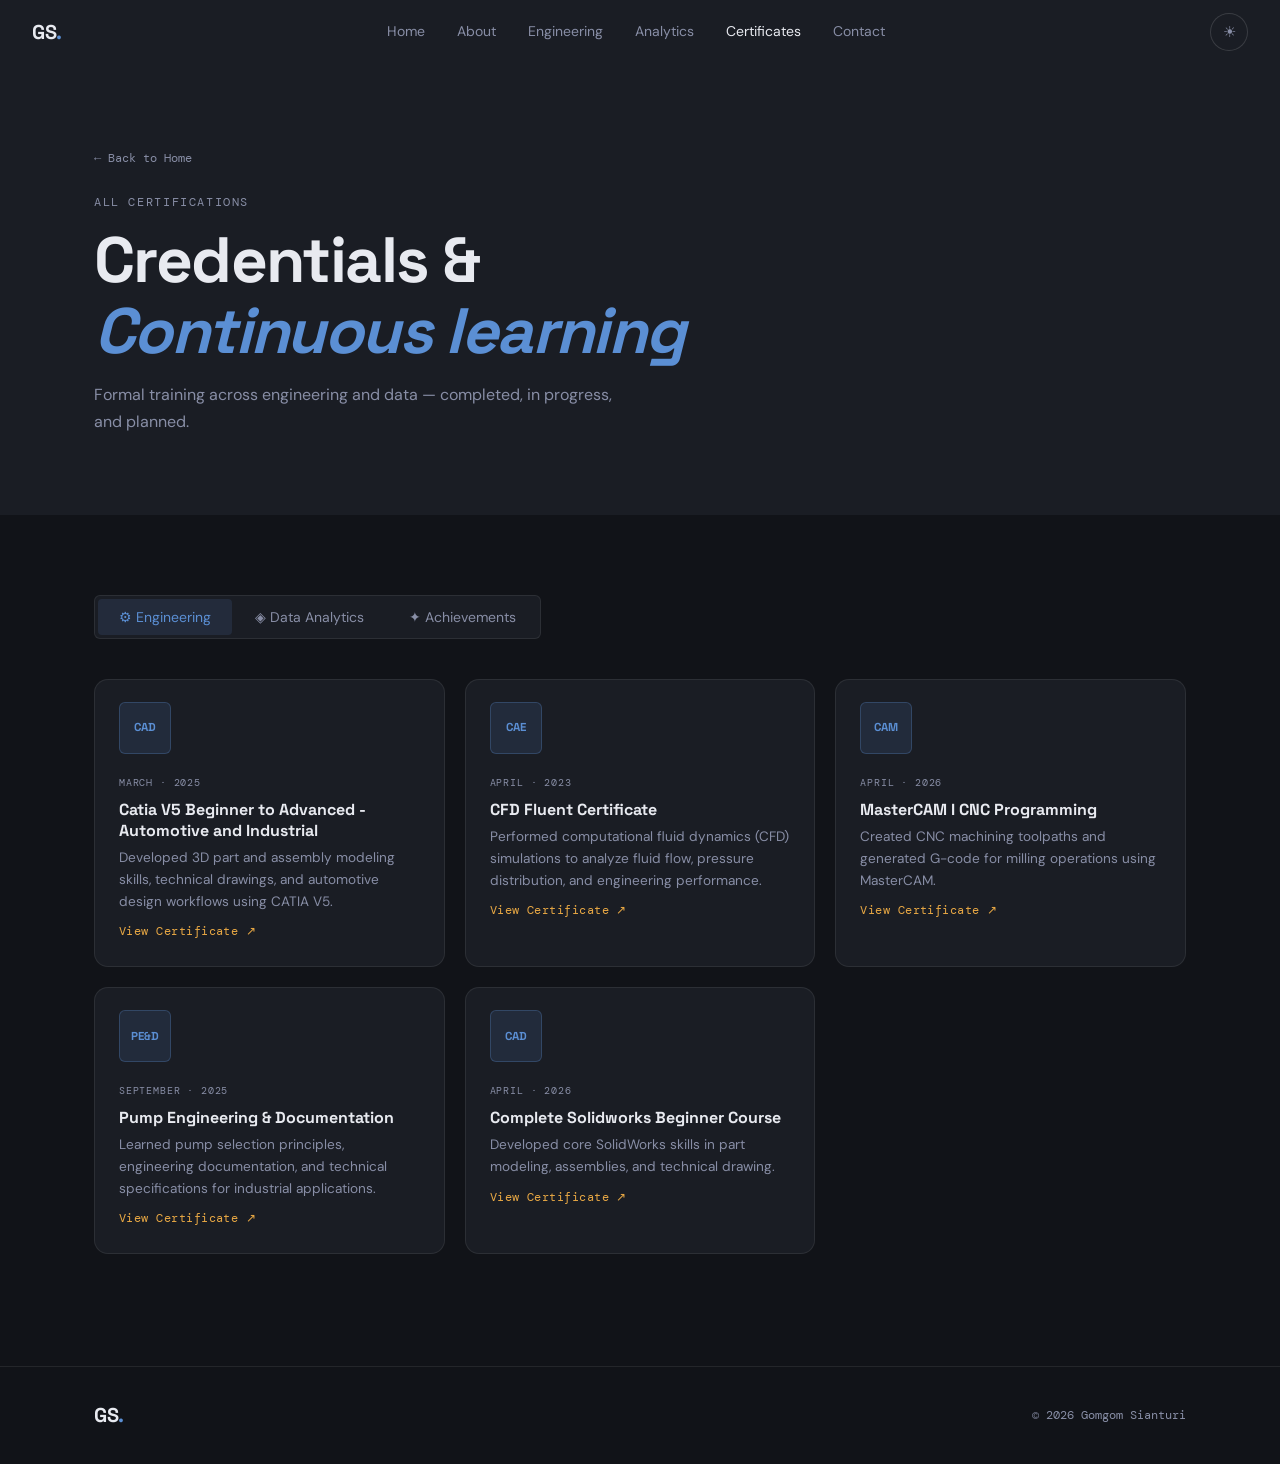
<file: certificates.html>
<!DOCTYPE html>
<html lang="en" data-theme="dark">
<head>
  <meta charset="UTF-8" />
  <meta name="viewport" content="width=device-width, initial-scale=1.0" />
  <title>Certifications — Gomgom Sianturi</title>
  <link rel="preconnect" href="https://fonts.googleapis.com" />
  <link rel="preconnect" href="https://fonts.gstatic.com" crossorigin />
  <link href="https://fonts.googleapis.com/css2?family=Space+Grotesk:wght@400;500;600;700&family=DM+Sans:ital,wght@0,300;0,400;0,500;1,300&family=DM+Mono:wght@300;400&display=swap" rel="stylesheet" />
  <link rel="stylesheet" href="css/style.css" />
</head>
<body>

  <nav id="navbar">
    <a class="nav-logo" href="index.html">GS<span class="dot">.</span></a>
    <div class="nav-center">
      <a href="index.html">Home</a>
      <a href="index.html#about">About</a>
      <a href="engineering.html">Engineering</a>
      <a href="analytics.html">Analytics</a>
      <a href="certificates.html" class="active-link">Certificates</a>
      <a href="index.html#contact">Contact</a>
    </div>
    <div class="nav-right">
      <button class="theme-toggle" id="themeToggle" aria-label="Toggle theme">
        <span class="theme-icon sun">☀</span>
        <span class="theme-icon moon">☾</span>
      </button>
      <button class="burger" id="burger">
        <span></span><span></span>
      </button>
    </div>
    <div class="mobile-menu" id="mobileMenu">
      <a href="index.html" onclick="closeMobile()">Home</a>
      <a href="index.html#about" onclick="closeMobile()">About</a>
      <a href="engineering.html" onclick="closeMobile()">Engineering</a>
      <a href="analytics.html" onclick="closeMobile()">Analytics</a>
      <a href="certificates.html" onclick="closeMobile()">Certificates</a>
      <a href="index.html#contact" onclick="closeMobile()">Contact</a>
    </div>
  </nav>

  <div class="page-hero alt-bg">
    <div class="container">
      <a href="index.html" class="back-link">← Back to Home</a>
      <p class="section-eyebrow">All Certifications</p>
      <h1 class="page-hero-title">Credentials &<br><em>Continuous learning</em></h1>
      <p class="page-hero-sub">
        <!-- ✏️ Edit kalimat pengantar halaman ini -->
        Formal training across engineering and data — completed, in progress, and planned.
      </p>
    </div>
  </div>

  <section class="all-certs-section">
    <div class="container">

      <div class="project-tabs cert-tabs">
        <button class="ptab active" id="ctabEng" onclick="switchCertTab('eng')">⚙ Engineering</button>
        <button class="ptab" id="ctabData" onclick="switchCertTab('data')">◈ Data Analytics</button>
        <button class="ptab" id="ctabOther" onclick="switchCertTab('other')">✦ Achievements</button>
      </div>

      <!-- Engineering Certs (full list) -->
      <div class="cert-panel" id="certPanelEng">
        <div class="certs-full-row">

          <!-- ✏️ Cert Engineering 1 -->
          <div class="cert-card upcoming">
            <div class="cert-left">
              <div class="cert-logo eng-cert-logo">CAD</div>
            </div>
            <div class="cert-right">
              <span class="cert-status planned">March · 2025</span>
              <h3>Catia V5 Beginner to Advanced - Automotive and Industrial</h3>
              <p>Developed 3D part and assembly modeling skills, technical drawings, and automotive design workflows using CATIA V5.</p>
              <!-- ✏️ Ganti href dengan link Google Drive sertifikat -->
              <a href="https://drive.google.com/file/d/1sjMmLFcpbU-OHZkMnveg50RriJaMO933/view?usp=drive_link" target="_blank" class="cert-link">View Certificate ↗</a>
            </div>
          </div>

          <!-- ✏️ Cert Engineering 2 -->
          <div class="cert-card upcoming">
            <div class="cert-left">
              <div class="cert-logo eng-cert-logo">CAE</div>
            </div>
            <div class="cert-right">
              <span class="cert-status planned">April · 2023</span>
              <h3>CFD Fluent Certificate</h3>
              <p>Performed computational fluid dynamics (CFD) simulations to analyze fluid flow, pressure distribution, and engineering performance.</p>
              <a href="https://drive.google.com/file/d/1Eju-iiIyhGGs_jCLgmSJWRxMGw1hUAxi/view?usp=drive_link" target="_blank" class="cert-link">View Certificate ↗</a>
            </div>
          </div>

          <!-- ✏️ Cert Engineering 3 -->
          <div class="cert-card upcoming">
            <div class="cert-left">
              <div class="cert-logo eng-cert-logo">CAM</div>
            </div>
            <div class="cert-right">
              <span class="cert-status planned">April · 2026</span>
              <h3>MasterCAM I CNC Programming</h3>
              <p>Created CNC machining toolpaths and generated G-code for milling operations using MasterCAM.</p>
              <a href="https://drive.google.com/file/d/1JWk6Fi8vzDgetEFD3y1hgv5bO09BpP3r/view?usp=drive_link" target="_blank" class="cert-link">View Certificate ↗</a>
            </div>
          </div>

          <!-- ✏️ Cert Engineering 4 -->
          <div class="cert-card upcoming">
            <div class="cert-left">
              <div class="cert-logo eng-cert-logo">PE&D</div>
            </div>
            <div class="cert-right">
              <span class="cert-status planned">September · 2025</span>
              <h3>Pump Engineering & Documentation</h3>
              <p>Learned pump selection principles, engineering documentation, and technical specifications for industrial applications.</p>
              <a href="https://drive.google.com/file/d/1PsuklPsUwA6ptL9h1ADtAIVtnwATc_83/view?usp=drive_link" target="_blank" class="cert-link">View Certificate ↗</a>
            </div>
          </div>

                    <!-- ✏️ Cert Engineering 5 -->
          <div class="cert-card upcoming">
            <div class="cert-left">
              <div class="cert-logo eng-cert-logo">CAD</div>
            </div>
            <div class="cert-right">
              <span class="cert-status planned">April · 2026</span>
              <h3>Complete Solidworks Beginner Course</h3>
              <p>Developed core SolidWorks skills in part modeling, assemblies, and technical drawing.</p>
              <a href="https://drive.google.com/file/d/1P1MfO17fZcnWmxD1WtKWK7JPQPtbtw3-/view?usp=drive_link" target="_blank" class="cert-link">View Certificate ↗</a>
            </div>
          </div>

          <!-- ✏️ Tambah terus dengan format yang sama -->

        </div>
      </div>

      <!-- Data Analytics Certs (full list) -->
      <div class="cert-panel hidden" id="certPanelData">
        <div class="certs-full-row">

          <!-- ✏️ Tambah cert Data Analytics ke-1 -->
          <div class="cert-card in-prog">
            <div class="cert-left">
              <div class="cert-logo revou-logo">RevoU</div>
            </div>
            <div class="cert-right">
              <span class="cert-status">In Progress · 2026</span>
              <h3>Full Stack Data Analytics</h3>
              <p>SQL, Python, Power BI, data storytelling, and real-world analytics projects.</p>
              <!-- ✏️ Ganti href dengan link Google Drive -->
              <a href="#" target="_blank" class="cert-link">View Certificate ↗</a>
            </div>
          </div>

          <!-- ✏️ Tambah cert Data Analytics ke-2 -->
        <!--  <div class="cert-card upcoming">
            <div class="cert-left">
              <div class="cert-logo google-logo">G</div>
            </div>
            <div class="cert-right">
              <span class="cert-status planned">Planned · 2025</span>
              <h3>Google Data Analytics</h3>
              <p>Professional Certificate via Coursera.</p>
              <a href="#" target="_blank" class="cert-link">View Certificate ↗</a>
            </div>
          </div>

          <!-- ✏️ Tambah cert Data Analytics ke-3 -->
          <!--<div class="cert-card upcoming">
            <div class="cert-left">
              <div class="cert-logo sql-logo">SQL</div>
            </div>
            <div class="cert-right">
              <span class="cert-status planned">Planned · 2025</span>
              <h3>SQL Certification</h3>
              <p>Advanced SQL for data analysis.</p>
              <a href="#" target="_blank" class="cert-link">View Certificate ↗</a>
            </div>
          </div>

          <!-- ✏️ Tambah cert Data Analytics ke-4 -->
          <!--<div class="cert-card upcoming">
            <div class="cert-left">
              <div class="cert-logo sql-logo">✏️</div>
            </div>
            <div class="cert-right">
              <span class="cert-status planned">Planned · 2025</span>
              <h3>✏️ Nama Sertifikat Data ke-4</h3>
              <p>✏️ Deskripsi singkat.</p>
              <a href="#" target="_blank" class="cert-link">View Certificate ↗</a>
            </div>
          </div>

          <!-- ✏️ Tambah terus dengan format yang sama -->

        </div>
      </div>

      <!-- Achievements & Others -->
      <div class="cert-panel hidden" id="certPanelOther">
        <div class="certs-full-row">

          <!-- ✏️ Contoh: TOEFL / bahasa -->
          <div class="cert-card">
            <div class="cert-left">
              <div class="cert-logo other-logo">EN</div>
            </div>
            <div class="cert-right">
              <span class="cert-status other-status">English · 2021</span>
              <h3>✏️ TOEFL / English Certificate</h3>
              <p>Score: 529 & 567 | Demonstrated English proficiency for academic and professional communication.</p>
              <a href="https://drive.google.com/drive/folders/1x30e4Ag5dUJlG8_8PQz43SFDgE2LApD1?usp=drive_link" target="_blank" class="cert-link cert-link-other">View Certificate ↗</a>
            </div>
          </div>

          <!-- ✏️ Contoh: Lomba / kompetisi -->
          <div class="cert-card">
            <div class="cert-left">
              <div class="cert-logo other-logo">✏️</div>
            </div>
            <div class="cert-right">
              <span class="cert-status other-status">Assistant Lecturer · 2020-2021</span>
              <h3>Assistant Lecturer</h3>
              <p>Assisted students in completing ship design projects, providing guidance on design calculations, technical drawings, and project development.</p>
              <a href="https://drive.google.com/file/d/1W_NfMez_g_PkXiTQ0698UagjHYe38-NX/view?usp=drive_link" target="_blank" class="cert-link cert-link-other">View Certificate ↗</a>
            </div>
          </div>

          <!-- ✏️ Tambah achievement lainnya dengan format yang sama -->
          <div class="cert-card">
            <div class="cert-left">
              <div class="cert-logo other-logo trophy">🏆</div>
            </div>
            <div class="cert-right">
              <span class="cert-status other-status">Competition · 2020</span>
              <h3>KKCTBN</h3>
              <p>Achieved 3rd place nationally in the Ambulance Vessel Design category, demonstrating engineering design, innovation, and teamwork.</p>
              <a href="https://drive.google.com/file/d/1wCAECGd80hOpE58vT50rds7TiEh8s7ki/view?usp=drive_link" target="_blank" class="cert-link cert-link-other">View Certificate ↗</a>
            </div>
          </div>

        </div>
      </div>

    </div>
  </section>

  <footer>
    <div class="container footer-inner">
      <span class="nav-logo">GS<span class="dot">.</span></span>
      <span class="mono footer-copy">© 2026 Gomgom Sianturi</span>
    </div>
  </footer>

  <script src="js/main.js"></script>
</body>
</html>
</file>
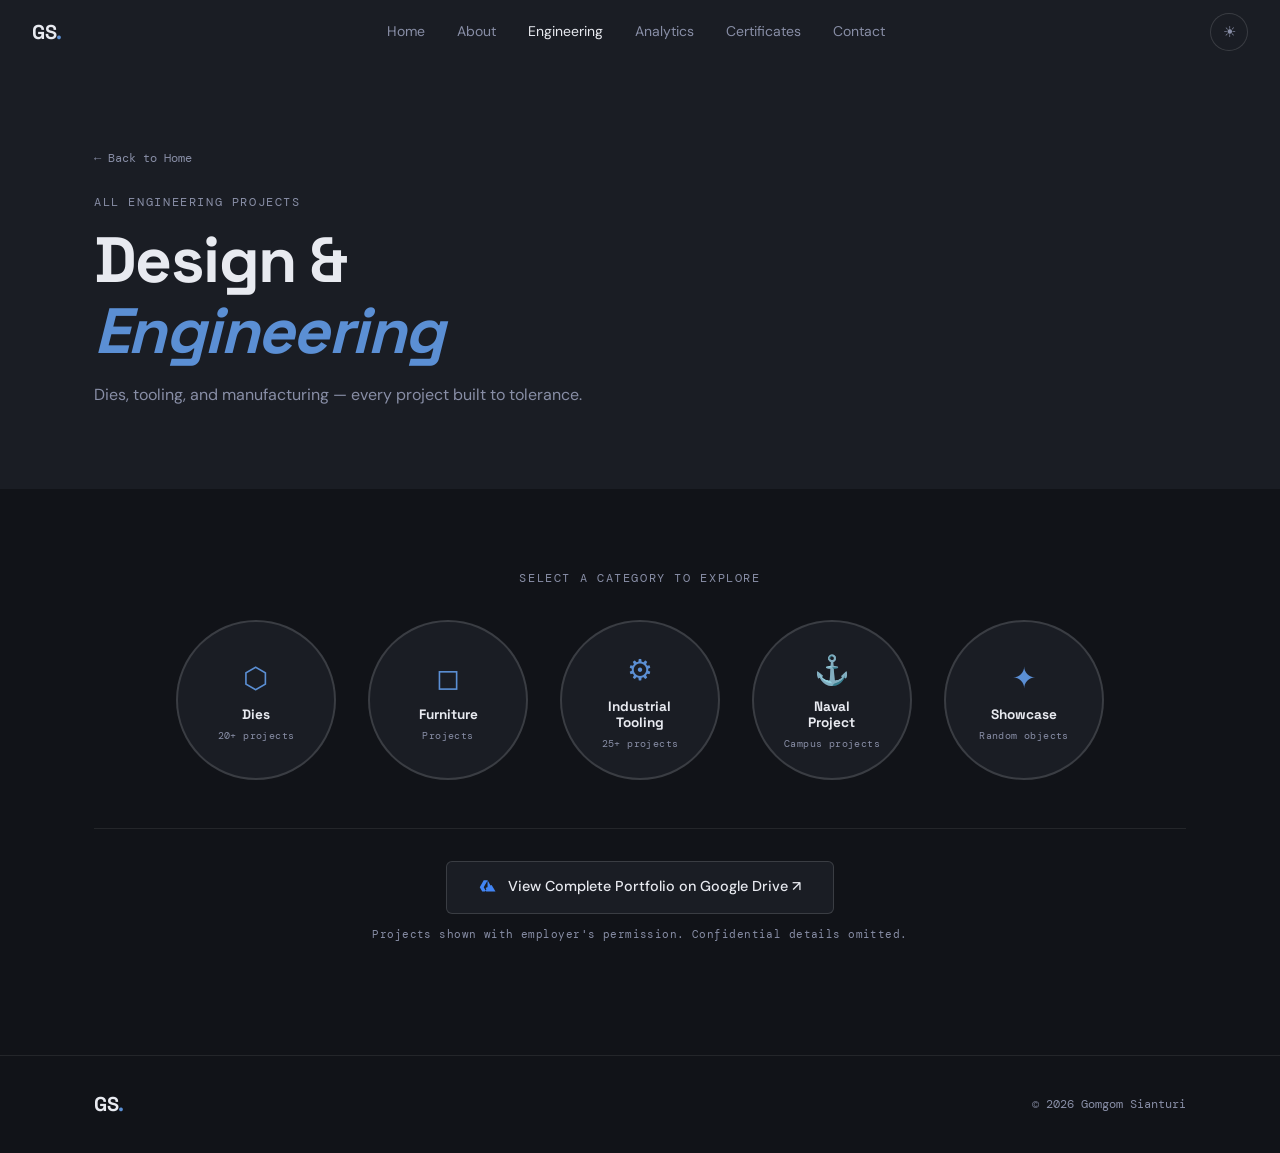
<file: engineering.html>
<!DOCTYPE html>
<html lang="en" data-theme="dark">
<head>
  <meta charset="UTF-8" />
  <meta name="viewport" content="width=device-width, initial-scale=1.0" />
  <title>Engineering Projects — Gomgom Sianturi</title>
  <link rel="preconnect" href="https://fonts.googleapis.com" />
  <link rel="preconnect" href="https://fonts.gstatic.com" crossorigin />
  <link href="https://fonts.googleapis.com/css2?family=Space+Grotesk:wght@400;500;600;700&family=DM+Sans:ital,wght@0,300;0,400;0,500;1,300&family=DM+Mono:wght@300;400&display=swap" rel="stylesheet" />
  <link rel="stylesheet" href="css/style.css" />
</head>
<body>

  <nav id="navbar">
    <a class="nav-logo" href="index.html">GS<span class="dot">.</span></a>
    <div class="nav-center">
      <a href="index.html">Home</a>
      <a href="index.html#about">About</a>
      <a href="engineering.html" class="active-link">Engineering</a>
      <a href="analytics.html">Analytics</a>
      <a href="certificates.html">Certificates</a>
      <a href="index.html#contact">Contact</a>
    </div>
    <div class="nav-right">
      <button class="theme-toggle" id="themeToggle" aria-label="Toggle theme">
        <span class="theme-icon sun">☀</span>
        <span class="theme-icon moon">☾</span>
      </button>
      <button class="burger" id="burger">
        <span></span><span></span>
      </button>
    </div>
    <div class="mobile-menu" id="mobileMenu">
      <a href="index.html" onclick="closeMobile()">Home</a>
      <a href="index.html#about" onclick="closeMobile()">About</a>
      <a href="engineering.html" onclick="closeMobile()">Engineering</a>
      <a href="analytics.html" onclick="closeMobile()">Analytics</a>
      <a href="certificates.html" onclick="closeMobile()">Certificates</a>
      <a href="index.html#contact" onclick="closeMobile()">Contact</a>
    </div>
  </nav>

  <!-- PAGE HERO -->
  <div class="page-hero alt-bg">
    <div class="container">
      <a href="index.html" class="back-link">← Back to Home</a>
      <p class="section-eyebrow">All Engineering Projects</p>
      <h1 class="page-hero-title">Design &<br><em>Engineering</em></h1>
      <p class="page-hero-sub">Dies, tooling, and manufacturing — every project built to tolerance.</p>
    </div>
  </div>

  <!-- CATEGORY PICKER -->
  <section class="eng-category-section">
    <div class="container">
      <p class="section-eyebrow" style="text-align:center;margin-bottom:2rem">Select a category to explore</p>
      <div class="eng-cat-ring">

        <div class="cat-circle" data-cat="dies" onclick="selectCategory('dies')">
          <div class="cat-circle-inner">
            <span class="cat-icon">⬡</span>
            <span class="cat-name">Dies</span>
            <span class="cat-count">20+ projects</span>
          </div>
          <div class="cat-preview">
            <p class="cat-preview-title">Dies Design</p>
            <p class="cat-preview-sub">Select sub-category:</p>
            <div class="cat-sub-btns">
              <button onclick="event.stopPropagation(); selectSubCat('dies','extrusion')">Extrusion</button>
              <button onclick="event.stopPropagation(); selectSubCat('dies','stamping')">Stamping</button>
            </div>
          </div>
        </div>

        <div class="cat-circle" data-cat="furniture" onclick="selectCategory('furniture')">
          <div class="cat-circle-inner">
            <span class="cat-icon">◻</span>
            <span class="cat-name">Furniture</span>
            <span class="cat-count">Projects</span>
          </div>
          <div class="cat-preview">
            <p class="cat-preview-title">Furniture Design</p>
            <ul class="cat-preview-list">
              <!-- ✏️ Edit list preview -->
              <li>✏️ Project Furniture 1</li>
              <li>✏️ Project Furniture 2</li>
              <li>✏️ Project Furniture 3</li>
            </ul>
          </div>
        </div>

        <div class="cat-circle" data-cat="tooling" onclick="selectCategory('tooling')">
          <div class="cat-circle-inner">
            <span class="cat-icon">⚙</span>
            <span class="cat-name">Industrial<br>Tooling</span>
            <span class="cat-count">25+ projects</span>
          </div>
          <div class="cat-preview">
            <p class="cat-preview-title">Industrial Tooling</p>
            <ul class="cat-preview-list">
              <!-- ✏️ Edit list preview -->
              <li>✏️ Tool Project 1</li>
              <li>✏️ Tool Project 2</li>
              <li>✏️ Tool Project 3</li>
            </ul>
          </div>
        </div>

        <div class="cat-circle" data-cat="naval" onclick="selectCategory('naval')">
          <div class="cat-circle-inner">
            <span class="cat-icon">⚓</span>
            <span class="cat-name">Naval<br>Project</span>
            <span class="cat-count">Campus projects</span>
          </div>
          <div class="cat-preview">
            <p class="cat-preview-title">Naval Project</p>
            <ul class="cat-preview-list">
              <!-- ✏️ Edit list preview -->
              <li>✏️ Naval Project 1</li>
              <li>✏️ Naval Project 2</li>
            </ul>
          </div>
        </div>

        <div class="cat-circle" data-cat="showcase" onclick="selectCategory('showcase')">
          <div class="cat-circle-inner">
            <span class="cat-icon">✦</span>
            <span class="cat-name">Showcase</span>
            <span class="cat-count">Random objects</span>
          </div>
          <div class="cat-preview">
            <p class="cat-preview-title">Showcase</p>
            <ul class="cat-preview-list">
              <!-- ✏️ Edit list preview -->
              <li>Pipe Clamp Rack</li>
              <li>Industrial Robot</li>
              <li>✏️ Showcase lainnya</li>
            </ul>
          </div>
        </div>

      </div>

      <!-- 1 Google Drive link — hanya di halaman engineering -->
      <div class="gdrive-wrap">
        <!-- ✏️ Ganti href dengan link Google Drive folder utama kamu -->
        <a href="https://drive.google.com/drive/folders/12iBsSHiz_nHCH3n8MbtPytEpz3kEngsd?usp=drive_link" target="_blank" class="gdrive-btn">
          <svg width="18" height="18" viewBox="0 0 24 24" fill="currentColor"><path d="M6.28 3L1 12.24l3.3 5.76H9.6L6.3 12.24 11.58 3zm5.14 0l5.28 9.24-3.3 5.76h-5.3l3.3-5.76zm5.44 6.22L22 18H11.44l-2.64-4.6z"/></svg>
          View Complete Portfolio on Google Drive ↗
        </a>
        <p class="gdrive-note">Projects shown with employer's permission. Confidential details omitted.</p>
      </div>

    </div>
  </section>

  <!-- PROJECT PANELS (shown after category selected) -->
  <section class="eng-projects-section" id="engProjectsSection" style="display:none">
    <div class="container">

      <div class="subcat-bar hidden" id="subcatBar">
        <button class="subcat-btn active" id="subcatExtrusion" onclick="filterSubCat('extrusion')">Extrusion</button>
        <button class="subcat-btn" id="subcatStamping" onclick="filterSubCat('stamping')">Stamping</button>
      </div>

      <div class="eng-breadcrumb">
        <span onclick="resetCategory()" style="cursor:pointer;color:var(--muted)">All Categories</span>
        <span style="color:var(--muted)"> › </span>
        <span id="breadcrumbCat" style="color:var(--eng)"></span>
        <span id="breadcrumbSub" style="color:var(--muted)"></span>
      </div>

      <div class="projects-row" id="engProjectsGrid"></div>

      <div class="back-to-cat-wrap">
        <button class="see-all-btn" onclick="resetCategory()">← Back to Categories</button>
      </div>

    </div>
  </section>

  <footer>
    <div class="container footer-inner">
      <span class="nav-logo">GS<span class="dot">.</span></span>
      <span class="mono footer-copy">© 2026 Gomgom Sianturi</span>
    </div>
  </footer>

  <div id="modalOverlay" class="modal-overlay" onclick="closeModal()">
    <div class="modal-box modal-eng" onclick="event.stopPropagation()">
      <button class="modal-close" onclick="closeModal()">✕</button>
      <div id="modalBody"></div>
    </div>
  </div>

  <script src="js/main.js"></script>
</body>
</html>
</file>
<file: css/style.css>
/* ════════════════════════════════════════════
   COLOR PALETTE
   ════════════════════════════════════════════
   DARK MODE
   Base:    #111318  (near-black, slate-tinted)
   Surface: #1A1D24  (card background)
   Lift:    #22262F  (hover / elevated surface)
   Eng:     #D97B45  (burnt sienna — warm, industrial)
   Data:    #4CC9B0  (seafoam teal — precise, digital)
   Text:    #E8EAF0  (off-white, easy on eyes)

   LIGHT MODE
   Base:    #F4F2EE  (warm paper white)
   Surface: #FFFFFF
   Lift:    #ECEAE6
   Eng:     #B85C28  (deeper burnt sienna)
   Data:    #1A9B87  (deeper teal)
   Text:    #1A1D24
════════════════════════════════════════════ */

:root {
  /* DARK default */
  --bg:       #111318;
  --surface:  #1A1D24;
  --lift:     #22262F;
  --border:   rgba(255,255,255,0.08);
  --border2:  rgba(255,255,255,0.14);

  --eng:      #5B8FD4;
  --eng-dim:  rgba(91,143,212,0.13);
  --eng-mid:  rgba(91,143,212,0.28);
  --data:     #E8A844;
  --data-dim: rgba(232,168,68,0.12);
  --data-mid: rgba(232,168,68,0.26);

  --text:     #E8EAF0;
  --muted:    #888EA6;
  --subtle:   #3A3F50;

  --font-display: 'Space Grotesk', sans-serif;
  --font-body:    'DM Sans', sans-serif;
  --font-mono:    'DM Mono', monospace;

  --r-sm: 6px;
  --r-md: 14px;
  --r-lg: 22px;
  --ease: 0.22s ease;
}

[data-theme="light"] {
  --bg:       #F4F2EE;
  --surface:  #FFFFFF;
  --lift:     #ECEAE6;
  --border:   rgba(0,0,0,0.09);
  --border2:  rgba(0,0,0,0.16);

  --eng:      #3A6BAD;
  --eng-dim:  rgba(58,107,173,0.1);
  --eng-mid:  rgba(58,107,173,0.22);
  --data:     #C4851A;
  --data-dim: rgba(196,133,26,0.1);
  --data-mid: rgba(196,133,26,0.22);

  --text:     #1A1D24;
  --muted:    #6B7087;
  --subtle:   #D4D0C8;
}

/* ════════ RESET ════════ */
*, *::before, *::after { box-sizing: border-box; margin: 0; padding: 0; }
html { scroll-behavior: smooth; -webkit-text-size-adjust: 100%; }
body {
  font-family: var(--font-body);
  background: var(--bg);
  color: var(--text);
  font-size: 16px;
  line-height: 1.65;
  overflow-x: hidden;
  transition: background 0.3s ease, color 0.3s ease;
}
img { max-width: 100%; display: block; border-radius: var(--r-md); }
a { text-decoration: none; color: inherit; }
ul { list-style: none; }
button { font-family: var(--font-body); cursor: pointer; }

.container {
  max-width: 1140px;
  margin: 0 auto;
  padding: 0 1.5rem;
}

.mono { font-family: var(--font-mono); }

.alt-bg { background: var(--surface); }

/* ════════ TYPOGRAPHY ════════ */
.section-eyebrow {
  font-family: var(--font-mono);
  font-size: 0.72rem;
  letter-spacing: 0.14em;
  text-transform: uppercase;
  color: var(--muted);
  margin-bottom: 0.85rem;
}

.section-title {
  font-family: var(--font-display);
  font-size: clamp(2rem, 4.5vw, 3.2rem);
  font-weight: 700;
  line-height: 1.1;
  letter-spacing: -0.02em;
  margin-bottom: 2.75rem;
}

.section-title em {
  font-style: italic;
  font-weight: 700;
  color: var(--eng);
}

.body-text {
  font-size: 1rem;
  color: var(--muted);
  line-height: 1.8;
  margin-bottom: 1.1rem;
  max-width: 55ch;
  text-align: justify;
}

.body-text strong { color: var(--text); font-weight: 500; }

/* ════════ NAVBAR ════════ */
#navbar {
  position: fixed;
  top: 0; left: 0; right: 0;
  z-index: 100;
  display: flex;
  align-items: center;
  justify-content: space-between;
  padding: 0 2rem;
  height: 64px;
  transition: background 0.3s, box-shadow 0.3s;
}

#navbar.scrolled {
  background: var(--bg);
  box-shadow: 0 1px 0 var(--border);
}

.nav-logo {
  font-family: var(--font-display);
  font-size: 1.25rem;
  font-weight: 700;
  letter-spacing: -0.02em;
  flex-shrink: 0;
}
.nav-logo .dot { color: var(--eng); }

.nav-center {
  display: flex;
  gap: 2rem;
}

.nav-center a {
  font-size: 0.875rem;
  color: var(--muted);
  transition: color var(--ease);
}
.nav-center a:hover, .nav-center a.active-link { color: var(--text); }

.nav-right {
  display: flex;
  align-items: center;
  gap: 0.75rem;
  flex-shrink: 0;
}

/* Theme toggle */
.theme-toggle {
  width: 38px;
  height: 38px;
  border-radius: 50%;
  border: 1px solid var(--border2);
  background: var(--surface);
  color: var(--muted);
  display: flex;
  align-items: center;
  justify-content: center;
  font-size: 0.95rem;
  transition: all var(--ease);
}
.theme-toggle:hover { border-color: var(--eng); color: var(--eng); }

[data-theme="dark"] .theme-icon.moon { display: none; }
[data-theme="light"] .theme-icon.sun { display: none; }

/* Burger */
.burger {
  display: none;
  flex-direction: column;
  gap: 5px;
  background: none;
  border: none;
  padding: 4px;
}
.burger span {
  display: block;
  width: 22px;
  height: 2px;
  background: var(--text);
  border-radius: 2px;
  transition: var(--ease);
}

/* Mobile menu */
.mobile-menu {
  display: none;
  position: absolute;
  top: 64px;
  left: 0; right: 0;
  background: var(--bg);
  border-bottom: 1px solid var(--border);
  flex-direction: column;
  padding: 1.25rem 2rem 1.5rem;
  gap: 1.1rem;
}
.mobile-menu.open { display: flex; }
.mobile-menu a {
  font-size: 1rem;
  color: var(--muted);
  transition: color var(--ease);
}
.mobile-menu a:hover { color: var(--text); }

/* ════════ HERO ════════ */
#hero {
  min-height: 100vh;
  display: grid;
  grid-template-columns: 1fr 1.25fr;
  gap: 4rem;
  align-items: center;
  max-width: 1140px;
  margin: 0 auto;
  padding: 96px 1.5rem 4rem;
}

.hero-left {
  display: flex;
  flex-direction: column;
  align-items: center;
  gap: 0;
}

/* PHOTO */
.hero-photo {
  width: 100%;
  max-width: 260px;
  aspect-ratio: 1/1;
  border-radius: var(--r-lg);
  object-fit: cover;
  object-position: top;
  border: 1px solid var(--border2);
}

.photo-placeholder {
  background: var(--surface);
  display: flex;
  align-items: center;
  justify-content: center;
  text-align: center;
}
.photo-placeholder.sm {
  width: 100%;
  aspect-ratio: 4/3;
  border-radius: var(--r-md);
  max-width: 100%;
}
.placeholder-label {
  font-family: var(--font-mono);
  font-size: 0.75rem;
  color: var(--muted);
  padding: 1.5rem;
  line-height: 1.6;
  border: 1.5px dashed var(--border2);
  border-radius: var(--r-md);
  width: calc(100% - 2rem);
  margin: 1rem;
}
.placeholder-label small { display: block; margin-top: 0.4rem; opacity: 0.7; font-size: 0.68rem; }

/* HERO RIGHT */
.hero-right { display: flex; flex-direction: column; gap: 0; }

.hero-eyebrow {
  font-family: var(--font-mono);
  font-size: 0.75rem;
  color: var(--muted);
  letter-spacing: 0.1em;
  margin-bottom: 1rem;
}

.hero-name {
  font-family: var(--font-display);
  font-size: clamp(3rem, 6vw, 5rem);
  font-weight: 700;
  line-height: 1.0;
  letter-spacing: -0.03em;
  margin-bottom: 1.4rem;
}
.hero-name em {
  font-style: italic;
  font-weight: 700;
  color: var(--eng);
}

.hero-tagline {
  font-size: 1.05rem;
  color: var(--muted);
  line-height: 1.65;
  margin-bottom: 2rem;
  max-width: 40ch;
}

/* Hero Switch */
.hero-switch {
  display: flex;
  gap: 0.6rem;
  flex-wrap: wrap;
  margin-bottom: 1.75rem;
}

.switch-pill {
  padding: 0.55rem 1.25rem;
  border-radius: 100px;
  border: 1px solid var(--border2);
  background: transparent;
  color: var(--muted);
  font-size: 0.85rem;
  font-family: var(--font-body);
  transition: all var(--ease);
}
.switch-pill:hover { border-color: var(--eng); color: var(--eng); }
.switch-pill.active {
  background: var(--eng);
  border-color: var(--eng);
  color: #fff;
  font-weight: 500;
}
.switch-pill.active-data {
  background: var(--data);
  border-color: var(--data);
  color: #111;
  font-weight: 500;
}

/* Hero Actions */
.hero-actions {
  display: flex;
  gap: 0.85rem;
  flex-wrap: wrap;
  margin-bottom: 2rem;
}

/* Chips */
.hero-chips {
  display: flex;
  flex-wrap: wrap;
  gap: 0.5rem;
}
.hero-chips span {
  font-family: var(--font-mono);
  font-size: 0.7rem;
  color: var(--muted);
  border: 1px solid var(--border);
  border-radius: 4px;
  padding: 0.2rem 0.55rem;
  letter-spacing: 0.04em;
}

/* ════════ BUTTONS ════════ */
.cta-main {
  display: inline-flex;
  align-items: center;
  padding: 0.7rem 1.7rem;
  background: var(--eng);
  color: #fff;
  font-size: 0.9rem;
  font-weight: 500;
  border-radius: var(--r-sm);
  border: none;
  transition: all var(--ease);
  cursor: pointer;
}
.cta-main:hover { opacity: 0.88; transform: translateY(-1px); }
.cta-main.full-w { width: 100%; justify-content: center; }

.cta-ghost {
  display: inline-flex;
  align-items: center;
  padding: 0.7rem 1.7rem;
  background: transparent;
  color: var(--text);
  font-size: 0.9rem;
  border-radius: var(--r-sm);
  border: 1px solid var(--border2);
  transition: all var(--ease);
}
.cta-ghost:hover { background: var(--lift); }

/* ════════ ABOUT ════════ */
#about { padding: 7rem 0; }

.about-grid {
  display: grid;
  grid-template-columns: 1fr 1.4fr;
  gap: 4rem;
  align-items: start;
}

.about-img-col { display: flex; flex-direction: column; gap: 1.25rem; }

.about-img-wrap {
  border: 1px solid var(--border2);
}

.about-quick {
  background: var(--surface);
  border: 1px solid var(--border);
  border-radius: var(--r-md);
  overflow: hidden;
}

.quick-row {
  display: flex;
  justify-content: space-between;
  align-items: center;
  padding: 0.85rem 1.25rem;
  border-bottom: 1px solid var(--border);
  font-size: 0.875rem;
}
.quick-row:last-child { border-bottom: none; }
.quick-row span { color: var(--muted); font-family: var(--font-mono); font-size: 0.72rem; letter-spacing: 0.05em; text-transform: uppercase; }
.quick-row b { font-weight: 500; }

.open-badge {
  color: #4caf7d;
  font-weight: 500;
}

.about-text-col { padding-top: 0.5rem; }

.about-tags {
  display: flex;
  flex-wrap: wrap;
  gap: 0.5rem;
  margin-top: 1.5rem;
}
.about-tags span {
  font-family: var(--font-mono);
  font-size: 0.72rem;
  padding: 0.28rem 0.7rem;
  border: 1px solid var(--border2);
  border-radius: 4px;
  color: var(--muted);
}

/* ════════ WHAT I DO ════════ */
#whatido { padding: 7rem 0; }

.expertise-grid {
  display: grid;
  grid-template-columns: repeat(3, 1fr);
  gap: 1.25rem;
}

.exp-card {
  background: var(--bg);
  border: 1px solid var(--border);
  border-radius: var(--r-md);
  padding: 2rem 1.75rem;
  transition: all var(--ease);
  position: relative;
  overflow: hidden;
}

[data-theme="light"] .exp-card { background: var(--lift); }

.exp-card::after {
  content: '';
  position: absolute;
  bottom: 0; left: 0; right: 0;
  height: 2px;
  opacity: 0;
  transition: opacity var(--ease);
}

.exp-card:nth-child(1)::after,
.exp-card:nth-child(3)::after { background: var(--eng); }
.exp-card:nth-child(2)::after { background: var(--muted); }

.exp-card:hover::after { opacity: 1; }
.exp-card:hover { border-color: var(--border2); transform: translateY(-3px); }

/* Center middle card */
.mid-card {
  background: var(--surface);
  border-color: var(--border2);
}
[data-theme="light"] .mid-card { background: var(--surface); }

.exp-icon {
  font-size: 1.75rem;
  margin-bottom: 1rem;
  display: block;
}
.data-icon { color: var(--data); filter: grayscale(0.2); }

.exp-card h3 {
  font-family: var(--font-display);
  font-size: 1.05rem;
  font-weight: 700;
  margin-bottom: 1.2rem;
}

.exp-card ul li {
  font-size: 0.875rem;
  color: var(--muted);
  padding: 0.4rem 0;
  border-bottom: 1px solid var(--border);
  display: flex;
  align-items: center;
  gap: 0.6rem;
}
.exp-card ul li:last-child { border-bottom: none; }
.exp-card ul li::before {
  content: '—';
  font-family: var(--font-mono);
  font-size: 0.6rem;
  color: var(--subtle);
  flex-shrink: 0;
}

/* ════════ PROJECTS ════════ */
#projects { padding: 7rem 0; }
.all-projects-section { padding: 5rem 0 7rem; }

.project-tabs {
  display: inline-flex;
  background: var(--surface);
  border: 1px solid var(--border);
  border-radius: var(--r-sm);
  padding: 3px;
  gap: 3px;
  margin-bottom: 2.5rem;
}

.ptab {
  padding: 0.55rem 1.3rem;
  border: none;
  border-radius: 4px;
  background: transparent;
  color: var(--muted);
  font-size: 0.875rem;
  transition: all var(--ease);
}
.ptab.active {
  background: var(--eng-dim);
  color: var(--eng);
}
.ptab.active-data {
  background: var(--data-dim);
  color: var(--data);
}
.ptab:hover:not(.active):not(.active-data) { color: var(--text); }

.hidden { display: none !important; }

.projects-row {
  display: grid;
  grid-template-columns: repeat(3, 1fr);
  gap: 1.25rem;
}

/* Project card */
.pcard {
  background: var(--surface);
  border: 1px solid var(--border);
  border-radius: var(--r-md);
  overflow: hidden;
  transition: all var(--ease);
  display: flex;
  flex-direction: column;
}
.pcard:hover {
  border-color: var(--border2);
  transform: translateY(-4px);
  box-shadow: 0 16px 48px rgba(0,0,0,0.15);
}

.pcard-img {
  height: 220px;
  display: flex;
  align-items: center;
  justify-content: center;
  text-align: center;
  border-bottom: 1px solid var(--border);
  border-radius: 0;
  overflow: hidden;
  position: relative;
  flex-shrink: 0;
}
/* When real image is added */
.pcard-img img {
  width: 100%;
  height: 100%;
  object-fit: cover;
  border-radius: 0;
}
.pcard-img span {
  font-family: var(--font-mono);
  font-size: 0.72rem;
  color: var(--muted);
  border: 1.5px dashed var(--border2);
  border-radius: var(--r-sm);
  padding: 0.75rem 1rem;
  margin: 1rem;
}

.ph-eng { background: linear-gradient(145deg, #1C1710 0%, #141210 100%); }
[data-theme="light"] .ph-eng { background: linear-gradient(145deg, #F5EDE3 0%, #EDE2D4 100%); }
.ph-data { background: linear-gradient(145deg, #0E1C1A 0%, #0A1614 100%); }
[data-theme="light"] .ph-data { background: linear-gradient(145deg, #E3F2EF 0%, #D4EDEA 100%); }

.pcard-body {
  padding: 1.4rem;
  display: flex;
  flex-direction: column;
  gap: 0.7rem;
  flex: 1;
}

.pcard-tags { display: flex; flex-wrap: wrap; gap: 0.4rem; }

.pcard-location {
  font-family: var(--font-mono);
  font-size: 0.65rem;
  color: var(--muted);
  display: flex;
  align-items: center;
  gap: 0.3rem;
}

.pcard-body h3 {
  font-family: var(--font-display);
  font-size: 1rem;
  font-weight: 700;
  line-height: 1.35;
  /* fixed min-height so short titles dont make card body jump */
  min-height: 2.7rem;
}

.pcard-body p {
  font-size: 0.85rem;
  color: var(--muted);
  line-height: 1.65;
  flex: 1;
  /* clamp description to 3 lines so all cards same height */
  display: -webkit-box;
  -webkit-line-clamp: 3;
  -webkit-box-orient: vertical;
  overflow: hidden;
}
  font-family: var(--font-mono);
  font-size: 0.65rem;
  padding: 0.18rem 0.5rem;
  border-radius: 3px;
  letter-spacing: 0.04em;
}
.eng-tag { background: var(--eng-dim); color: var(--eng); border: 1px solid var(--eng-mid); }
.data-tag { background: var(--data-dim); color: var(--data); border: 1px solid var(--data-mid); }

.pcard-body h3 {
  font-family: var(--font-display);
  font-size: 1rem;
  font-weight: 700;
  line-height: 1.35;
}

.pcard-body p {
  font-size: 0.85rem;
  color: var(--muted);
  line-height: 1.65;
  flex: 1;
}

.pcard-tools {
  display: flex;
  flex-wrap: wrap;
  gap: 0.35rem;
}
.pcard-tools span {
  font-family: var(--font-mono);
  font-size: 0.67rem;
  padding: 0.15rem 0.5rem;
  border-radius: 3px;
  background: var(--lift);
  color: var(--muted);
  border: 1px solid var(--border);
}

.pcard-cta {
  background: none;
  border: none;
  font-size: 0.82rem;
  font-weight: 500;
  padding: 0;
  transition: opacity var(--ease);
  text-align: left;
  margin-top: auto;
}
.eng-cta { color: var(--eng); }
.data-cta { color: var(--data); }
.pcard-cta:hover { opacity: 0.7; }

/* See all button */
.see-all-wrap {
  margin-top: 2.25rem;
  text-align: center;
}
.see-all-btn {
  display: inline-flex;
  align-items: center;
  font-size: 0.875rem;
  color: var(--muted);
  border: 1px solid var(--border2);
  border-radius: 100px;
  padding: 0.6rem 1.5rem;
  transition: all var(--ease);
}
.see-all-btn:hover { color: var(--eng); border-color: var(--eng); }

/* ════════ EXPERIENCE ════════ */
#experience { padding: 7rem 0; }

.timeline {
  display: flex;
  flex-direction: column;
  gap: 0;
  position: relative;
  padding-left: 2rem;
}

.timeline::before {
  content: '';
  position: absolute;
  left: 5px;
  top: 8px;
  bottom: 8px;
  width: 1px;
  background: var(--border2);
}

.tl-item {
  display: grid;
  grid-template-columns: 180px 1fr;
  gap: 1.5rem;
  padding-bottom: 2.5rem;
  position: relative;
}
.tl-item:last-child { padding-bottom: 0; }

.tl-dot {
  position: absolute;
  left: -1.75rem;
  top: 6px;
  width: 11px;
  height: 11px;
  border-radius: 50%;
  border: 2px solid var(--bg);
  flex-shrink: 0;
}
[data-theme="light"] .tl-dot { border-color: var(--surface); }
.eng-dot { background: var(--eng); }
.data-dot { background: var(--data); }

.tl-meta {
  padding-top: 0.2rem;
  display: flex;
  flex-direction: column;
  gap: 0.5rem;
}

.tl-year {
  font-size: 0.75rem;
  color: var(--muted);
  letter-spacing: 0.04em;
}

.tl-badge {
  display: inline-block;
  font-family: var(--font-mono);
  font-size: 0.62rem;
  padding: 0.18rem 0.55rem;
  border-radius: 3px;
  letter-spacing: 0.07em;
  text-transform: uppercase;
  width: fit-content;
}
.eng-badge { background: var(--eng-dim); color: var(--eng); border: 1px solid var(--eng-mid); }
.data-badge { background: var(--data-dim); color: var(--data); border: 1px solid var(--data-mid); }

.tl-card {
  background: var(--bg);
  border: 1px solid var(--border);
  border-radius: var(--r-md);
  padding: 1.4rem 1.6rem;
}
[data-theme="light"] .tl-card { background: var(--lift); }

.tl-card h3 {
  font-family: var(--font-display);
  font-size: 1.05rem;
  font-weight: 700;
  margin-bottom: 0.2rem;
}
.tl-card h4 {
  font-size: 0.85rem;
  color: var(--muted);
  font-weight: 400;
  margin-bottom: 1rem;
}
.tl-card ul li {
  font-size: 0.875rem;
  color: var(--muted);
  padding: 0.28rem 0;
  padding-left: 1rem;
  position: relative;
}
.tl-card ul li::before {
  content: '›';
  position: absolute;
  left: 0;
  color: var(--eng);
}

/* ════════ CERTIFICATIONS ════════ */
#certifications { padding: 7rem 0; }
.all-certs-section { padding: 5rem 0 7rem; }

.cert-tabs { margin-bottom: 2.5rem; }

.certs-preview-row,
.certs-full-row {
  display: grid;
  grid-template-columns: repeat(3, 1fr);
  gap: 1.25rem;
}

.cert-card {
  display: flex;
  align-items: flex-start;
  gap: 1.25rem;
  padding: 1.4rem 1.5rem;
  background: var(--surface);
  border: 1px solid var(--border);
  border-radius: var(--r-md);
  transition: all var(--ease);
  flex-direction: column;
}
.cert-card:hover { border-color: var(--border2); transform: translateY(-3px); }
.cert-card.in-prog { border-color: var(--eng-mid); }
.cert-card.upcoming { opacity: 0.6; }

.cert-left { display: flex; }

.cert-logo {
  width: 52px;
  height: 52px;
  border-radius: var(--r-sm);
  display: flex;
  align-items: center;
  justify-content: center;
  font-family: var(--font-display);
  font-weight: 700;
  font-size: 0.8rem;
  flex-shrink: 0;
}
.revou-logo { background: var(--eng-dim); color: var(--eng); border: 1px solid var(--eng-mid); }
.google-logo { background: rgba(66,133,244,0.12); color: #4285f4; border: 1px solid rgba(66,133,244,0.2); }
.sql-logo { background: var(--data-dim); color: var(--data); border: 1px solid var(--data-mid); font-size: 0.72rem; }
.eng-cert-logo { background: var(--eng-dim); color: var(--eng); border: 1px solid var(--eng-mid); font-size: 0.72rem; }

.cert-right { width: 100%; }
.cert-right h3 {
  font-family: var(--font-display);
  font-size: 1rem;
  font-weight: 700;
  margin-bottom: 0.35rem;
  line-height: 1.3;
}
.cert-right p {
  font-size: 0.85rem;
  color: var(--muted);
  line-height: 1.6;
}
.cert-status {
  font-family: var(--font-mono);
  font-size: 0.65rem;
  color: var(--eng);
  letter-spacing: 0.08em;
  text-transform: uppercase;
  display: block;
  margin-bottom: 0.55rem;
}
.cert-status.planned { color: var(--muted); }

/* ════════ CONTACT ════════ */
#contact { padding: 7rem 0; }

.contact-wrap-solo {
  max-width: 560px;
  margin: 0 auto;
  text-align: center;
}
.contact-wrap-solo .section-title { margin-bottom: 1rem; }
.contact-wrap-solo .body-text { margin-bottom: 2rem; }

.contact-links {
  display: flex;
  flex-wrap: wrap;
  justify-content: center;
  gap: 0.7rem;
}

.clink {
  display: flex;
  align-items: center;
  gap: 0.65rem;
  padding: 0.85rem 1.25rem;
  border: 1px solid var(--border);
  border-radius: var(--r-sm);
  background: var(--bg);
  color: var(--muted);
  font-size: 0.875rem;
  transition: all var(--ease);
}
[data-theme="light"] .clink { background: var(--lift); }
.clink:hover {
  border-color: var(--eng);
  color: var(--eng);
  transform: translateY(-3px);
}

/* ════════ PAGE HERO (sub pages) ════════ */
.page-hero {
  padding: 9rem 0 5rem;
}

.data-page-hero .page-hero-title em.data-em { color: var(--data); }

.back-link {
  display: inline-flex;
  align-items: center;
  font-family: var(--font-mono);
  font-size: 0.75rem;
  color: var(--muted);
  margin-bottom: 1.5rem;
  transition: color var(--ease);
}
.back-link:hover { color: var(--eng); }

.page-hero-title {
  font-family: var(--font-display);
  font-size: clamp(2.5rem, 5vw, 4rem);
  font-weight: 700;
  line-height: 1.1;
  letter-spacing: -0.025em;
  margin-bottom: 1rem;
}
.page-hero-title em { font-style: italic; color: var(--eng); }

.page-hero-sub {
  font-size: 1rem;
  color: var(--muted);
  max-width: 48ch;
}

/* ════════ FOOTER ════════ */
footer {
  padding: 2rem 0;
  border-top: 1px solid var(--border);
}
.footer-inner {
  display: flex;
  align-items: center;
  justify-content: space-between;
  flex-wrap: wrap;
  gap: 0.75rem;
}
.footer-copy {
  font-size: 0.75rem;
  color: var(--muted);
}

/* ════════ MODAL ════════ */
.modal-overlay {
  position: fixed;
  inset: 0;
  background: rgba(0,0,0,0.75);
  backdrop-filter: blur(6px);
  z-index: 999;
  display: flex;
  align-items: center;
  justify-content: center;
  padding: 1.5rem;
  opacity: 0;
  pointer-events: none;
  transition: opacity 0.2s;
}
.modal-overlay.open {
  opacity: 1;
  pointer-events: all;
}

.modal-box {
  background: var(--surface);
  border: 1px solid var(--border2);
  border-radius: var(--r-lg);
  max-width: 960px;
  width: 100%;
  padding: 2.75rem;
  position: relative;
  max-height: 90vh;
  overflow-y: auto;
}
@media (max-width: 640px) {
  .modal-box { padding: 1.5rem 1.25rem; max-height: 92vh; }
}
.modal-close {
  position: absolute;
  top: 1.1rem; right: 1.1rem;
  background: none;
  border: none;
  color: var(--muted);
  font-size: 1rem;
  cursor: pointer;
  transition: color var(--ease);
}
.modal-close:hover { color: var(--text); }

/* ════════ CASE STUDY MODAL CONTENT ════════ */
.cs-eyebrow {
  font-family: var(--font-mono);
  font-size: 0.65rem;
  letter-spacing: 0.1em;
  text-transform: uppercase;
  margin-bottom: 0.6rem;
}
.cs-title {
  font-family: var(--font-display);
  font-size: 1.5rem;
  font-weight: 700;
  line-height: 1.2;
  margin-bottom: 1rem;
}
.cs-tools {
  display: flex;
  flex-wrap: wrap;
  gap: 0.4rem;
  margin-bottom: 1.75rem;
}
.cs-tool-chip {
  font-family: var(--font-mono);
  font-size: 0.67rem;
  padding: 0.18rem 0.55rem;
  border-radius: 3px;
}

.cs-block { margin-bottom: 1.85rem; }
.cs-block:last-child { margin-bottom: 0; }

.cs-label {
  font-family: var(--font-mono);
  font-size: 0.62rem;
  color: var(--muted);
  letter-spacing: 0.1em;
  text-transform: uppercase;
  margin-bottom: 0.6rem;
  display: block;
}

.cs-text {
  font-size: 0.875rem;
  color: var(--muted);
  line-height: 1.75;
}

/* Image / figure blocks */
.cs-figure {
  border: 1px solid var(--border);
  border-radius: var(--r-md);
  overflow: hidden;
  background: var(--bg2);
  margin-bottom: 0.6rem;
}
.cs-figure img {
  width: 100%;
  display: block;
  min-height: 280px;
  object-fit: cover;
}
.cs-figure-ph {
  aspect-ratio: 4 / 3;
  display: flex;
  align-items: center;
  justify-content: center;
  text-align: center;
  padding: 1rem;
  font-size: 0.78rem;
  color: var(--muted);
  font-family: var(--font-mono);
}
.cs-figure-caption {
  font-size: 0.82rem;
  color: var(--muted);
  line-height: 1.6;
}
.cs-figure-title {
  font-family: var(--font-display);
  font-weight: 700;
  font-size: 0.92rem;
  color: var(--text);
  margin-bottom: 0.25rem;
  display: block;
}

/* Two-up image grid (e.g. SQL + Python screenshots) */
.cs-figure-grid {
  display: grid;
  grid-template-columns: 1fr 1fr;
  gap: 1.1rem;
}
@media (max-width: 560px) {
  .cs-figure-grid { grid-template-columns: 1fr; }
}

/* KPI mini strip inside modal */
.cs-kpi-strip {
  display: grid;
  grid-template-columns: repeat(3, 1fr);
  gap: 0.75rem;
  border: 1px solid var(--border);
  border-radius: var(--r-md);
  padding: 1.25rem 0.5rem;
  background: var(--bg2);
}
.cs-kpi-item {
  text-align: center;
  padding: 0 0.5rem;
}
.cs-kpi-num {
  display: block;
  font-family: var(--font-display);
  font-weight: 700;
  font-size: 1.6rem;
  line-height: 1.1;
  margin-bottom: 0.3rem;
}
.cs-kpi-label {
  font-size: 0.7rem;
  color: var(--muted);
  line-height: 1.4;
  display: block;
}
@media (max-width: 560px) {
  .cs-kpi-strip { grid-template-columns: 1fr 1fr; }
}

/* Recommendation callout */
.cs-recommend {
  border-radius: var(--r-sm);
  padding: 1rem 1.2rem;
  border: 1px solid var(--border);
  background: var(--bg2);
}
.cs-recommend .cs-text { color: var(--text); }

/* Technical info table (engineering) */
.cs-info-table {
  display: grid;
  grid-template-columns: auto 1fr;
  gap: 0.65rem 1.5rem;
}
.cs-info-key {
  font-family: var(--font-mono);
  font-size: 0.7rem;
  color: var(--muted);
  white-space: nowrap;
  padding-top: 0.1rem;
}
.cs-info-val {
  font-size: 0.85rem;
  color: var(--text);
  line-height: 1.5;
}

/* Deck / link button */
.cs-deck-btn {
  display: inline-flex;
  align-items: center;
  gap: 0.5rem;
  font-family: var(--font-mono);
  font-size: 0.75rem;
  text-decoration: none;
  padding: 0.65rem 1.1rem;
  border-radius: var(--r-sm);
  border: 1px solid var(--border2);
  color: var(--text);
  transition: all var(--ease);
}
.cs-deck-btn:hover { transform: translateY(-2px); }

/* ════════ SCROLL FADE-IN ════════ */
.reveal {
  opacity: 0;
  transform: translateY(20px);
  transition: opacity 0.55s ease, transform 0.55s ease;
}
.reveal.show {
  opacity: 1;
  transform: none;
}

/* ════════ RESPONSIVE ════════ */
@media (max-width: 1024px) {
  .expertise-grid { grid-template-columns: 1fr 1fr; }
  .projects-row { grid-template-columns: 1fr 1fr; }
}

@media (max-width: 768px) {
  /* Navbar */
  .nav-center { display: none; }
  .burger { display: flex; }

  /* Hero */
  #hero {
    grid-template-columns: 1fr;
    padding-top: 80px;
    gap: 2rem;
    min-height: auto;
  }
  .hero-left { align-items: flex-start; }
  .hero-photo { max-width: 240px; }
  .hero-name { font-size: 3rem; }

  /* About */
  .about-grid { grid-template-columns: 1fr; gap: 2rem; }

  /* Expertise */
  .expertise-grid { grid-template-columns: 1fr; }

  /* Projects */
  .projects-row { grid-template-columns: 1fr; }

  /* Timeline */
  .tl-item { grid-template-columns: 1fr; gap: 0.5rem; }
  .timeline { padding-left: 1.5rem; }

  /* Certifications */
  .certs-preview-row, .certs-full-row { grid-template-columns: 1fr; }

  /* Contact */
  .contact-links { flex-direction: column; }

  /* Sections */
  #about, #whatido, #projects, #experience, #certifications, #contact { padding: 4.5rem 0; }

  /* Footer */
  .footer-inner { flex-direction: column; text-align: center; }
}

@media (max-width: 480px) {
  .hero-actions { flex-direction: column; }
  .cta-main, .cta-ghost { width: 100%; justify-content: center; }
  .hero-switch { flex-direction: column; }
  .switch-pill { width: 100%; justify-content: center; }
  .modal-box { padding: 1.5rem; }
}

@media (prefers-reduced-motion: reduce) {
  *, .reveal { transition: none !important; animation: none !important; }
}

/* ════════ KPI STRIP ════════ */
.kpi-strip {
  background: var(--surface);
  border-top: 1px solid var(--border);
  border-bottom: 1px solid var(--border);
}

.kpi-inner {
  max-width: 1140px;
  margin: 0 auto;
  padding: 0 1.5rem;
  display: flex;
  align-items: center;
  justify-content: space-between;
}

.kpi-item {
  flex: 1;
  display: flex;
  flex-direction: column;
  align-items: center;
  text-align: center;
  padding: 2.25rem 1.5rem;
  gap: 0.25rem;
}

.kpi-num {
  font-family: var(--font-display);
  font-size: clamp(2.2rem, 4vw, 3rem);
  font-weight: 700;
  letter-spacing: -0.03em;
  line-height: 1;
  color: var(--eng);
  /* filled in by JS counter */
}

.kpi-label {
  font-size: 0.875rem;
  font-weight: 500;
  color: var(--text);
  margin-top: 0.4rem;
}

.kpi-sub {
  font-family: var(--font-mono);
  font-size: 0.68rem;
  color: var(--muted);
  letter-spacing: 0.04em;
}

.kpi-divider {
  width: 1px;
  height: 52px;
  background: var(--border2);
  flex-shrink: 0;
}

@media (max-width: 768px) {
  .kpi-inner {
    flex-wrap: wrap;
    padding: 0;
  }
  .kpi-item {
    flex: 0 0 50%;
    padding: 1.5rem 1rem;
    border-bottom: 1px solid var(--border);
  }
  .kpi-item:nth-child(odd) { border-right: 1px solid var(--border); }
  .kpi-item:nth-last-child(-n+2) { border-bottom: none; }
  .kpi-divider { display: none; }
  .kpi-num { font-size: 2rem; }
}

/* ════════ WORKFLOW DIAGRAM ════════ */
.cs-workflow {
  display: flex;
  flex-wrap: wrap;
  align-items: center;
  gap: 0.5rem;
  padding: 1.25rem;
  background: var(--bg);
  border: 1px solid var(--border);
  border-radius: var(--r-md);
}

[data-theme="light"] .cs-workflow {
  background: var(--lift);
}

.cs-wf-step {
  display: flex;
  flex-direction: column;
  align-items: center;
  gap: 0.5rem;
  flex-shrink: 0;
}

.cs-wf-num {
  width: 32px;
  height: 32px;
  border-radius: 50%;
  display: flex;
  align-items: center;
  justify-content: center;
  font-family: var(--font-mono);
  font-size: 0.75rem;
  font-weight: 500;
  flex-shrink: 0;
}

.cs-wf-label {
  font-size: 0.78rem;
  color: var(--text);
  text-align: center;
  max-width: 90px;
  line-height: 1.3;
  font-family: var(--font-mono);
}

.cs-wf-arrow {
  font-size: 1rem;
  opacity: 0.5;
  flex-shrink: 0;
  align-self: flex-start;
  margin-top: 8px;
}

@media (max-width: 600px) {
  .cs-workflow {
    flex-direction: column;
    align-items: flex-start;
  }
  .cs-wf-arrow {
    transform: rotate(90deg);
    margin-top: 0;
    align-self: center;
  }
  .cs-wf-step {
    flex-direction: row;
    align-items: center;
    gap: 0.75rem;
  }
  .cs-wf-label {
    max-width: none;
    text-align: left;
  }
}

/* ════════ ABOUT COLLAGE 2x2 ════════ */
.about-collage {
  display: grid;
  grid-template-columns: 1fr 1fr;
  grid-template-rows: 1fr 1fr;
  gap: 0.5rem;
  border-radius: var(--r-md);
  overflow: hidden;
  aspect-ratio: 1 / 1;
  width: 100%;
}

.collage-item {
  overflow: hidden;
  position: relative;
  border-radius: 0;
}

/* When real image is added */
.collage-item img {
  width: 100%;
  height: 100%;
  object-fit: cover;
  display: block;
  border-radius: 0;
  transition: transform 0.4s ease;
}

.collage-item:hover img {
  transform: scale(1.05);
}

/* Rounded corners on outer edges only */
.collage-item:nth-child(1) { border-radius: var(--r-md) 0 0 0; }
.collage-item:nth-child(2) { border-radius: 0 var(--r-md) 0 0; }
.collage-item:nth-child(3) { border-radius: 0 0 0 var(--r-md); }
.collage-item:nth-child(4) { border-radius: 0 0 var(--r-md) 0; }

/* Placeholder state (before image added) */
.collage-ph {
  width: 100%;
  height: 100%;
  min-height: 130px;
  background: var(--surface);
  border: 1px dashed var(--border2);
  display: flex;
  flex-direction: column;
  align-items: center;
  justify-content: center;
  gap: 0.3rem;
  text-align: center;
  padding: 0.75rem;
}

.collage-icon {
  font-size: 1.5rem;
  display: block;
}

.collage-label {
  font-family: var(--font-mono);
  font-size: 0.68rem;
  color: var(--text);
  font-weight: 500;
}

.collage-hint {
  font-family: var(--font-mono);
  font-size: 0.6rem;
  color: var(--muted);
  opacity: 0.6;
}

/* Accent colors per cell */
.collage-item:nth-child(1) .collage-ph { border-color: var(--eng-mid); }
.collage-item:nth-child(1) .collage-icon { color: var(--eng); }
.collage-item:nth-child(2) .collage-ph { border-color: var(--data-mid); }
.collage-item:nth-child(2) .collage-icon { color: var(--data); }
.collage-item:nth-child(3) .collage-ph { border-color: var(--border2); }
.collage-item:nth-child(4) .collage-ph { border-color: var(--eng-mid); }
.collage-item:nth-child(4) .collage-icon { color: var(--eng); }

@media (max-width: 768px) {
  .about-collage {
    aspect-ratio: 4 / 3;
  }
  .collage-ph {
    min-height: 90px;
  }
}

/* ════════ ACHIEVEMENTS TAB ════════ */
.ptab.active-other {
  background: rgba(155, 109, 255, 0.15);
  color: #9b6dff;
}

.other-logo {
  background: rgba(155, 109, 255, 0.12);
  color: #9b6dff;
  border: 1px solid rgba(155, 109, 255, 0.25);
  font-size: 0.75rem;
}

.other-logo.trophy {
  font-size: 1.3rem;
  background: rgba(255, 193, 7, 0.12);
  border-color: rgba(255, 193, 7, 0.25);
}

.cert-status.other-status {
  color: #9b6dff;
}

/* ════════ CERT LINK BUTTON ════════ */
.cert-link {
  display: inline-flex;
  align-items: center;
  margin-top: 0.6rem;
  font-family: var(--font-mono);
  font-size: 0.72rem;
  color: var(--data);
  letter-spacing: 0.04em;
  transition: opacity var(--ease);
}
.cert-link:hover { opacity: 0.7; }

.cert-link-other {
  color: #9b6dff;
}

/* ════════════════════════════════════════
   ENGINEERING — CATEGORY CIRCLES
════════════════════════════════════════ */
.eng-category-section {
  padding: 5rem 0 7rem;
}

.eng-cat-ring {
  display: flex;
  justify-content: center;
  align-items: center;
  gap: 2rem;
  flex-wrap: wrap;
}

.cat-circle {
  position: relative;
  width: 160px;
  height: 160px;
  border-radius: 50%;
  background: var(--surface);
  border: 2px solid var(--border2);
  cursor: pointer;
  transition: all 0.3s ease;
  display: flex;
  align-items: center;
  justify-content: center;
  flex-shrink: 0;
}

.cat-circle:hover {
  border-color: var(--eng);
  transform: scale(1.06);
  box-shadow: 0 0 0 6px var(--eng-dim);
}

.cat-circle.active {
  border-color: var(--eng);
  background: var(--eng-dim);
  box-shadow: 0 0 0 6px var(--eng-dim);
}

.cat-circle-inner {
  display: flex;
  flex-direction: column;
  align-items: center;
  gap: 0.3rem;
  text-align: center;
  padding: 1rem;
  z-index: 1;
}

.cat-icon {
  font-size: 1.8rem;
  color: var(--eng);
  display: block;
}

.cat-name {
  font-family: var(--font-display);
  font-size: 0.85rem;
  font-weight: 700;
  color: var(--text);
  line-height: 1.2;
}

.cat-count {
  font-family: var(--font-mono);
  font-size: 0.62rem;
  color: var(--muted);
  letter-spacing: 0.04em;
}

/* Preview tooltip on hover */
.cat-preview {
  position: absolute;
  bottom: calc(100% + 14px);
  left: 50%;
  transform: translateX(-50%);
  background: var(--surface);
  border: 1px solid var(--border2);
  border-radius: var(--r-md);
  padding: 1rem 1.1rem;
  min-width: 200px;
  box-shadow: 0 12px 40px rgba(0,0,0,0.3);
  opacity: 0;
  pointer-events: none;
  transition: opacity 0.2s ease, transform 0.2s ease;
  transform: translateX(-50%) translateY(6px);
  z-index: 50;
}

.cat-preview::after {
  content: '';
  position: absolute;
  top: 100%;
  left: 50%;
  transform: translateX(-50%);
  border: 7px solid transparent;
  border-top-color: var(--border2);
}

.cat-circle:hover .cat-preview {
  opacity: 1;
  pointer-events: all;
  transform: translateX(-50%) translateY(0);
}

.cat-preview-title {
  font-family: var(--font-display);
  font-size: 0.85rem;
  font-weight: 700;
  color: var(--eng);
  margin-bottom: 0.6rem;
}

.cat-preview-sub {
  font-family: var(--font-mono);
  font-size: 0.68rem;
  color: var(--muted);
  margin-bottom: 0.5rem;
}

.cat-preview-list {
  list-style: none;
  padding: 0;
  display: flex;
  flex-direction: column;
  gap: 0.3rem;
}

.cat-preview-list li {
  font-size: 0.8rem;
  color: var(--muted);
  padding-left: 0.75rem;
  position: relative;
}

.cat-preview-list li::before {
  content: '›';
  position: absolute;
  left: 0;
  color: var(--eng);
}

.cat-sub-btns {
  display: flex;
  gap: 0.5rem;
  flex-wrap: wrap;
  margin-top: 0.25rem;
}

.cat-sub-btns button {
  padding: 0.35rem 0.85rem;
  border-radius: 100px;
  border: 1px solid var(--eng-mid);
  background: var(--eng-dim);
  color: var(--eng);
  font-size: 0.78rem;
  font-family: var(--font-body);
  cursor: pointer;
  transition: all 0.2s;
}

.cat-sub-btns button:hover {
  background: var(--eng);
  color: #fff;
}

/* ── Project panel after category select ── */
.eng-projects-section {
  padding: 3rem 0 7rem;
}

.subcat-bar {
  display: flex;
  gap: 0.6rem;
  margin-bottom: 1.5rem;
  flex-wrap: wrap;
}

.subcat-btn {
  padding: 0.5rem 1.3rem;
  border-radius: 100px;
  border: 1px solid var(--border2);
  background: transparent;
  color: var(--muted);
  font-size: 0.85rem;
  font-family: var(--font-body);
  cursor: pointer;
  transition: all 0.2s;
}

.subcat-btn.active {
  background: var(--eng);
  border-color: var(--eng);
  color: #fff;
  font-weight: 500;
}

.subcat-btn:hover:not(.active) {
  border-color: var(--eng);
  color: var(--eng);
}

.eng-breadcrumb {
  font-family: var(--font-mono);
  font-size: 0.75rem;
  margin-bottom: 1.75rem;
  letter-spacing: 0.04em;
}

.back-to-cat-wrap {
  margin-top: 2.5rem;
  text-align: center;
}

/* ════════════════════════════════════════
   ENGINEERING MODAL
════════════════════════════════════════ */
.modal-eng {
  max-width: 960px;
}

.eng-modal-header {
  margin-bottom: 1.5rem;
  padding-bottom: 1.25rem;
  border-bottom: 1px solid var(--border);
}

.eng-modal-title {
  font-family: var(--font-display);
  font-size: 1.4rem;
  font-weight: 800;
  line-height: 1.2;
  margin: 0.5rem 0;
}

.eng-modal-section {
  margin-bottom: 1.75rem;
}

.eng-modal-label {
  font-family: var(--font-mono);
  font-size: 0.65rem;
  color: var(--eng);
  letter-spacing: 0.12em;
  text-transform: uppercase;
  margin-bottom: 0.75rem;
}

/* 3D render + exploded images */
.eng-modal-imgs {
  display: grid;
  grid-template-columns: 1fr 1fr;
  gap: 0.85rem;
  margin-bottom: 1.75rem;
}

.eng-modal-img-wrap {
  display: flex;
  flex-direction: column;
  gap: 0.4rem;
}

.eng-modal-img-wrap img {
  width: 100%;
  height: 180px;
  object-fit: cover;
  border-radius: var(--r-md);
  border: 1px solid var(--border);
}

.img-caption {
  font-family: var(--font-mono);
  font-size: 0.65rem;
  color: var(--muted);
  text-align: center;
  letter-spacing: 0.06em;
}

/* Technical table */
.tech-table {
  background: var(--bg);
  border: 1px solid var(--border);
  border-radius: var(--r-md);
  overflow: hidden;
}
[data-theme="light"] .tech-table { background: var(--lift); }

.tech-row {
  display: flex;
  justify-content: space-between;
  align-items: center;
  padding: 0.7rem 1rem;
  border-bottom: 1px solid var(--border);
  font-size: 0.875rem;
}
.tech-row:last-child { border-bottom: none; }

.tech-key {
  font-family: var(--font-mono);
  font-size: 0.7rem;
  color: var(--muted);
  letter-spacing: 0.06em;
  text-transform: uppercase;
}

.tech-val {
  color: var(--text);
  font-weight: 500;
  text-align: right;
}

/* Manufacturing process — dies format */
.mfg-flow {
  display: flex;
  align-items: flex-start;
  justify-content: center;
  gap: 0.5rem;
  overflow-x: auto;
  padding-bottom: 0.5rem;
}

.mfg-stage {
  background: var(--bg);
  border: 1px solid var(--border);
  border-radius: var(--r-md);
  padding: 1rem;
  min-width: 140px;
  flex-shrink: 0;
}
[data-theme="light"] .mfg-stage { background: var(--lift); }

.mfg-stage-heat {
  border-color: var(--eng-mid);
  background: var(--eng-dim);
}

.mfg-stage-label {
  font-family: var(--font-mono);
  font-size: 0.65rem;
  color: var(--eng);
  letter-spacing: 0.1em;
  text-transform: uppercase;
  margin-bottom: 0.75rem;
  text-align: center;
}

.mfg-steps {
  display: flex;
  flex-direction: column;
  align-items: center;
  gap: 0.3rem;
}

.mfg-step {
  display: flex;
  align-items: center;
  gap: 0.5rem;
  width: 100%;
}

.mfg-num {
  width: 22px;
  height: 22px;
  border-radius: 50%;
  background: var(--eng-dim);
  border: 1px solid var(--eng-mid);
  color: var(--eng);
  font-family: var(--font-mono);
  font-size: 0.6rem;
  display: flex;
  align-items: center;
  justify-content: center;
  flex-shrink: 0;
}

.mfg-step span:last-child {
  font-size: 0.78rem;
  color: var(--muted);
  line-height: 1.3;
}

.mfg-down {
  font-size: 0.7rem;
  color: var(--muted);
  text-align: center;
  width: 100%;
}

.mfg-arrow-h {
  color: var(--eng);
  font-size: 1.2rem;
  margin-top: 2.5rem;
  flex-shrink: 0;
}

/* Simple flow for non-dies */
.mfg-simple {
  display: flex;
  flex-wrap: wrap;
  align-items: center;
  gap: 0.5rem;
  background: var(--bg);
  border: 1px solid var(--border);
  border-radius: var(--r-md);
  padding: 1.1rem;
}
[data-theme="light"] .mfg-simple { background: var(--lift); }

.mfg-step-simple {
  display: flex;
  flex-direction: column;
  align-items: center;
  gap: 0.4rem;
  flex-shrink: 0;
}

.mfg-step-num {
  width: 30px;
  height: 30px;
  border-radius: 50%;
  display: flex;
  align-items: center;
  justify-content: center;
  font-family: var(--font-mono);
  font-size: 0.72rem;
}

.mfg-step-text {
  font-size: 0.75rem;
  color: var(--muted);
  text-align: center;
  max-width: 80px;
  line-height: 1.3;
  font-family: var(--font-mono);
}

.mfg-arrow-simple {
  font-size: 1rem;
  opacity: 0.5;
  flex-shrink: 0;
}

/* Engineering highlights */
.eng-highlights {
  display: flex;
  flex-direction: column;
  gap: 0.6rem;
  background: var(--bg);
  border: 1px solid var(--border);
  border-radius: var(--r-md);
  padding: 1rem 1.1rem;
}
[data-theme="light"] .eng-highlights { background: var(--lift); }

.eng-highlights li {
  display: flex;
  gap: 0.65rem;
  align-items: flex-start;
  font-size: 0.875rem;
  color: var(--muted);
  line-height: 1.65;
}

.highlight-dot { flex-shrink: 0; margin-top: 0.05rem; }

/* Drawing link */
.drawing-link {
  display: inline-flex;
  align-items: center;
  gap: 0.6rem;
  padding: 0.75rem 1.4rem;
  border: 1px solid var(--eng-mid);
  border-radius: var(--r-sm);
  background: var(--eng-dim);
  color: var(--eng);
  font-size: 0.875rem;
  font-weight: 500;
  transition: all 0.2s;
}

.drawing-link:hover {
  background: var(--eng);
  color: #fff;
  border-color: var(--eng);
}

/* ── Responsive ── */
@media (max-width: 768px) {
  .eng-cat-ring { gap: 1rem; }
  .cat-circle { width: 120px; height: 120px; }
  .cat-icon { font-size: 1.4rem; }
  .cat-name { font-size: 0.75rem; }
  .cat-preview { min-width: 160px; }
  .eng-modal-imgs { grid-template-columns: 1fr; }
  .mfg-flow { flex-direction: column; align-items: stretch; }
  .mfg-arrow-h { transform: rotate(90deg); text-align: center; margin: 0; }
  .modal-eng { padding: 1.5rem; }
}

@media (max-width: 480px) {
  .cat-circle { width: 100px; height: 100px; }
  .cat-preview { position: fixed; bottom: 0; left: 0; right: 0; transform: none !important; border-radius: var(--r-lg) var(--r-lg) 0 0; }
  .cat-preview::after { display: none; }
}

/* ════════ GDRIVE PORTFOLIO LINK ════════ */
.gdrive-wrap {
  margin-top: 3rem;
  padding-top: 2rem;
  border-top: 1px solid var(--border);
  display: flex;
  flex-direction: column;
  align-items: center;
  gap: 0.75rem;
  text-align: center;
}

.gdrive-btn {
  display: inline-flex;
  align-items: center;
  gap: 0.65rem;
  padding: 0.85rem 2rem;
  border: 1px solid var(--border2);
  border-radius: var(--r-sm);
  background: var(--surface);
  color: var(--text);
  font-size: 0.9rem;
  font-weight: 500;
  transition: all var(--ease);
}

.gdrive-btn:hover {
  border-color: var(--eng);
  color: var(--eng);
  background: var(--eng-dim);
  transform: translateY(-1px);
}

.gdrive-btn svg {
  flex-shrink: 0;
  color: #4285f4;
}

.gdrive-btn:hover svg {
  color: var(--eng);
}

.gdrive-note {
  font-family: var(--font-mono);
  font-size: 0.68rem;
  color: var(--muted);
  letter-spacing: 0.04em;
}

/* ════════ TOOL CHIP COLORS ════════ */
/* Data Tools */
.pcard-tools span[data-tool="Excel"]       { background: rgba(33,115,70,0.15);  border-color: rgba(33,115,70,0.35);  color: #21B366; }
.pcard-tools span[data-tool="Tableau"]     { background: rgba(31,119,180,0.15); border-color: rgba(31,119,180,0.35); color: #4B9CD3; }
.pcard-tools span[data-tool="Power BI"]    { background: rgba(243,151,0,0.15);  border-color: rgba(243,151,0,0.35);  color: #F39700; }
.pcard-tools span[data-tool="Python"]      { background: rgba(55,118,171,0.15); border-color: rgba(55,118,171,0.35); color: #4B8BBE; }
.pcard-tools span[data-tool="Pandas"]      { background: rgba(55,118,171,0.12); border-color: rgba(55,118,171,0.3);  color: #4B8BBE; }
.pcard-tools span[data-tool="Numpy"]       { background: rgba(77,155,211,0.12); border-color: rgba(77,155,211,0.3);  color: #4D9BD3; }
.pcard-tools span[data-tool="Matplotlib"]  { background: rgba(17,119,187,0.12); border-color: rgba(17,119,187,0.3);  color: #1177BB; }
.pcard-tools span[data-tool="SQL"]         { background: rgba(0,112,186,0.15);  border-color: rgba(0,112,186,0.35);  color: #0070BA; }
.pcard-tools span[data-tool="Spreadsheet"] { background: rgba(15,157,88,0.15);  border-color: rgba(15,157,88,0.35);  color: #0F9D58; }
/* Engineering Tools */
.pcard-tools span[data-tool="CATIA"]       { background: rgba(0,88,163,0.15);   border-color: rgba(0,88,163,0.35);   color: #0058A3; }
.pcard-tools span[data-tool="SolidWorks"]  { background: rgba(220,30,30,0.15);  border-color: rgba(220,30,30,0.35);  color: #DC1E1E; }
.pcard-tools span[data-tool="AutoCAD"]     { background: rgba(226,30,34,0.15);  border-color: rgba(226,30,34,0.35);  color: #e66163; }
.pcard-tools span[data-tool="Inventor"]    { background: rgba(240,130,0,0.15);  border-color: rgba(240,130,0,0.35);  color: #F08200; }
.pcard-tools span[data-tool="ANSYS"]       { background: rgba(255,179,0,0.15);  border-color: rgba(255,179,0,0.35);  color: #FFB300; }

/* ════════ PROJECT SCOPE GRID ════════ */
.cs-scope-grid {
  display: grid;
  grid-template-columns: repeat(3, 1fr);
  gap: 0.6rem;
}

.cs-scope-item {
  background: var(--bg);
  border: 1px solid var(--border);
  border-radius: var(--r-sm);
  padding: 0.75rem 1rem;
  display: flex;
  flex-direction: column;
  gap: 0.25rem;
}
[data-theme="light"] .cs-scope-item { background: var(--lift); }

.cs-scope-key {
  font-family: var(--font-mono);
  font-size: 0.62rem;
  color: var(--muted);
  letter-spacing: 0.08em;
  text-transform: uppercase;
}

.cs-scope-val {
  font-size: 0.875rem;
  color: var(--text);
  font-weight: 500;
  line-height: 1.4;
}

/* ════════ LOCATION BADGE ════════ */
.cs-location-badge {
  display: inline-flex;
  align-items: center;
  gap: 0.4rem;
  font-family: var(--font-mono);
  font-size: 0.72rem;
  color: var(--muted);
  background: var(--lift);
  border: 1px solid var(--border2);
  border-radius: 100px;
  padding: 0.25rem 0.75rem;
  margin-bottom: 0.75rem;
}

/* pcard location badge */
.pcard-location {
  font-family: var(--font-mono);
  font-size: 0.65rem;
  color: var(--muted);
  display: flex;
  align-items: center;
  gap: 0.3rem;
  margin-bottom: 0.4rem;
}

/* ════════ PROCESS DETAIL SUB LABEL ════════ */
.cs-figure-sublabel {
  font-family: var(--font-mono);
  font-size: 0.68rem;
  color: var(--muted);
  letter-spacing: 0.06em;
  text-transform: uppercase;
  margin-bottom: 0.4rem;
}

/* ════════ EXPERIENCE SECTION RENAME ════════ */
/* No CSS change needed — handled in HTML */

/* ════════════════════════════════════════
   COMPREHENSIVE MOBILE RESPONSIVE FIX
════════════════════════════════════════ */

/* ── Tablet (≤768px) ── */
@media (max-width: 768px) {

  /* Hero photo square smaller on mobile */
  .hero-photo { max-width: 160px; aspect-ratio: 1/1; }
  .hero-left { align-items: center; }

  /* Hero layout stacked */
  #hero {
    grid-template-columns: 1fr;
    text-align: center;
    padding: 80px 1.25rem 3rem;
  }
  .hero-right { align-items: center; }
  .hero-tagline { text-align: center; }
  .hero-chips { justify-content: center; }
  .hero-switch { justify-content: center; }
  .hero-actions { justify-content: center; }

  /* Contact wrap stack */
  .contact-wrap { grid-template-columns: 1fr; gap: 2.5rem; }
  .form-row { grid-template-columns: 1fr; }

  /* KPI strip 2x2 */
  .kpi-inner { flex-wrap: wrap; }
  .kpi-item { flex: 0 0 50%; padding: 1.25rem 0.75rem; border-bottom: 1px solid var(--border); }
  .kpi-item:nth-child(odd) { border-right: 1px solid var(--border); }
  .kpi-item:nth-last-child(-n+2) { border-bottom: none; }
  .kpi-divider { display: none; }
  .kpi-num { font-size: 1.75rem; }

  /* Project tabs wrap */
  .project-tabs, .cert-tabs { flex-wrap: wrap; width: 100%; }
  .ptab { flex: 1; text-align: center; font-size: 0.8rem; padding: 0.5rem 0.75rem; }

  /* Section padding */
  .all-projects-section, .eng-projects-section { padding: 3rem 0 5rem; }
  .page-hero { padding: 7rem 0 3rem; }

  /* Engineering circles */
  .eng-cat-ring { gap: 0.75rem; }
  .cat-circle { width: 110px; height: 110px; }
  .cat-icon { font-size: 1.3rem; }
  .cat-name { font-size: 0.72rem; }
  .cat-count { font-size: 0.55rem; }

  /* Category preview — bottom sheet on mobile */
  .cat-preview {
    position: fixed;
    bottom: 0; left: 0; right: 0;
    top: auto;
    transform: none !important;
    border-radius: 1rem 1rem 0 0;
    padding: 1.5rem;
    z-index: 200;
    min-width: unset;
  }
  .cat-preview::after { display: none; }

  /* Modal full screen on mobile */
  .modal-overlay { padding: 0; align-items: flex-end; }
  .modal-box, .modal-eng {
    border-radius: 1.25rem 1.25rem 0 0;
    max-height: 92vh;
    padding: 1.5rem 1.25rem;
    max-width: 100%;
  }

  /* Engineering modal images stack */
  .eng-modal-imgs { grid-template-columns: 1fr; }

  /* Manufacturing flow stack */
  .mfg-flow { flex-direction: column; }
  .mfg-arrow-h { transform: rotate(90deg); text-align: center; margin: 0.25rem auto; }
  .mfg-stage { min-width: unset; }

  /* Scope grid 2 col */
  .cs-scope-grid { grid-template-columns: 1fr 1fr; }

  /* Case study figure grid stack */
  .cs-figure-grid { grid-template-columns: 1fr; }

  /* Collage */
  .about-collage { aspect-ratio: 4/3; }

  /* Gdrive wrap */
  .gdrive-wrap { padding: 1.5rem 0; }
  .gdrive-btn { width: 100%; justify-content: center; font-size: 0.82rem; }

  /* Cert cards stack */
  .cert-card { flex-direction: column; gap: 0.75rem; }

  /* Section title smaller */
  .section-title { font-size: 1.75rem; margin-bottom: 2rem; }
  .page-hero-title { font-size: 2.25rem; }
}

/* ── Small phones (≤480px) ── */
@media (max-width: 480px) {
  /* Hero */
  .hero-name { font-size: 2.5rem; }
  .hero-photo { max-width: 130px; }
  .hero-actions { flex-direction: column; width: 100%; }
  .cta-main, .cta-ghost { width: 100%; justify-content: center; }
  .hero-switch { flex-direction: column; width: 100%; }
  .switch-pill { width: 100%; justify-content: center; }

  /* KPI strip single col on very small */
  .kpi-item { flex: 0 0 100%; border-right: none !important; }
  .kpi-item:nth-last-child(-n+2) { border-bottom: 1px solid var(--border); }
  .kpi-item:last-child { border-bottom: none; }

  /* Engineering circles wrap 3 per row */
  .cat-circle { width: 90px; height: 90px; }
  .cat-name { font-size: 0.65rem; }
  .cat-icon { font-size: 1.1rem; }

  /* Scope 1 col */
  .cs-scope-grid { grid-template-columns: 1fr; }

  /* Timeline meta above card */
  .tl-item { grid-template-columns: 1fr; }

  /* Container padding */
  .container { padding: 0 1rem; }

  /* Nav logo smaller */
  .nav-logo { font-size: 1.1rem; }
}

/* ── Extra small (≤360px) ── */
@media (max-width: 360px) {
  .hero-name { font-size: 2rem; }
  .cat-circle { width: 78px; height: 78px; }
  .cat-name { font-size: 0.6rem; }
}

/* ════════ ABOUT SOLO (full width centered) ════════ */
.about-solo {
  display: flex;
  flex-direction: column;
  align-items: center;
}

.about-solo-text {
  max-width: 780px;
  width: 100%;
  text-align: center;
}

.about-solo-text .body-text {
  max-width: 100%;
  text-align: justify;
  text-align-last: center;
}

/* ════════ EDUCATION TIMELINE ════════ */
.edu-dot { background: #7C3AED; }
.tl-badge.edu-badge {
  background: rgba(124,58,237,0.12);
  color: #7C3AED;
  border: 1px solid rgba(124,58,237,0.25);
}
</file>
